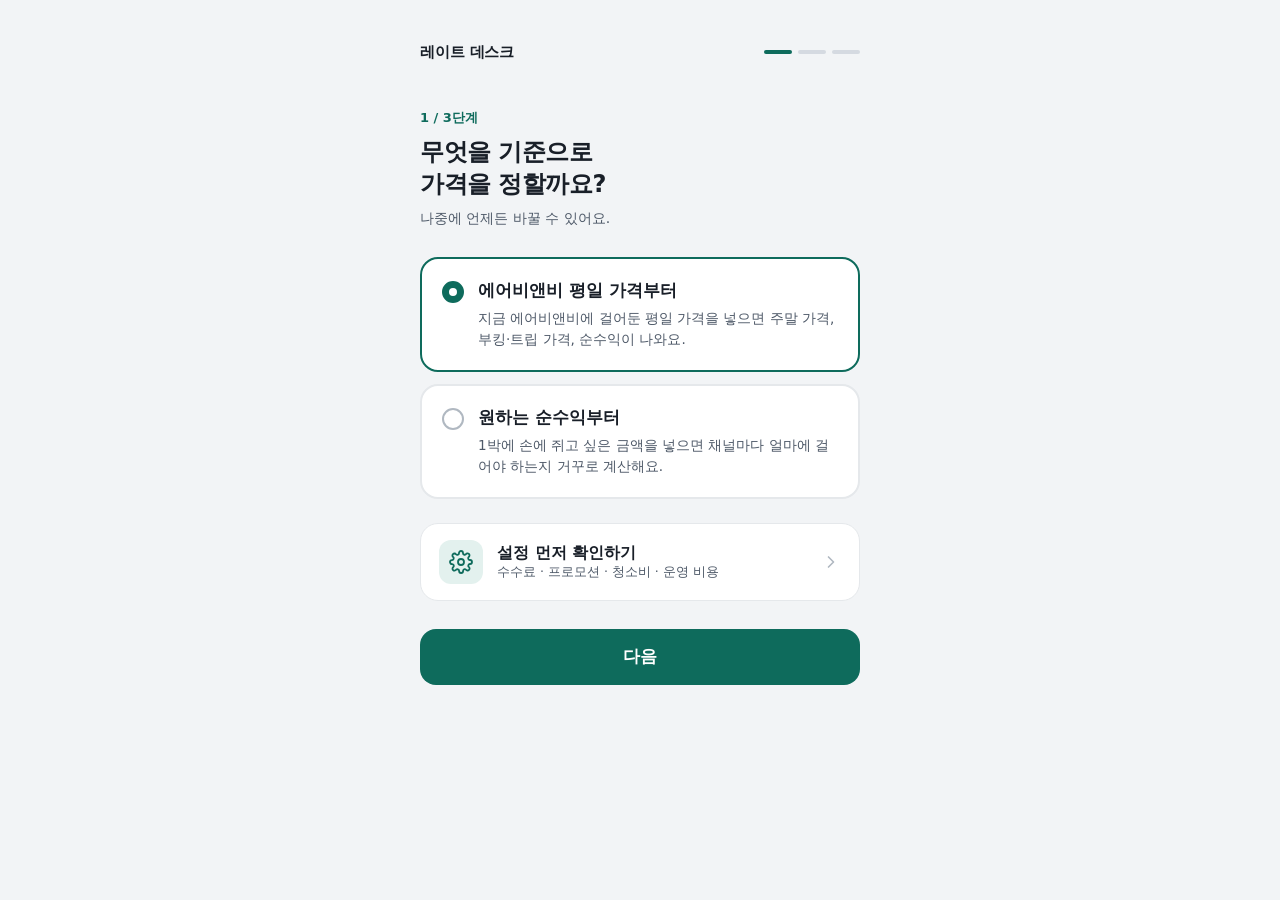
<file: index.html>
<!DOCTYPE html>
<html lang="ko">
<head>
<meta charset="UTF-8">
<meta name="viewport" content="width=device-width, initial-scale=1.0, viewport-fit=cover">
<meta name="theme-color" content="#F2F4F6">
<title>레이트 데스크</title>
<style>
:root {
  --bg: #F2F4F6;
  --card: #FFFFFF;
  --ink: #191F28;
  --sub: #4E5968;
  --faint: #6B7684;
  --line: #E5E8EB;
  --line2: #F2F4F6;
  --accent: #0E6B5C;
  --accent-ink: #0A5246;
  --accent-soft: #E3F1EE;
  --gold-bg: #FBF6EC;
  --gold-line: #EAD9B8;
  --gold-ink: #6B4708;
  --gold-chip: #FBEFD9;
  --warn-bg: #FDF0EC;
  --warn-ink: #9A3B26;
  --chip-ab: #F3AFAF; --chip-ab-ink: #7A2020;
  --chip-bk: #14315C; --chip-bk-ink: #FFFFFF;
  --chip-tr: #A9D8ED; --chip-tr-ink: #133F52;
  color-scheme: light;
}
* { box-sizing: border-box; }
html { -webkit-text-size-adjust: 100%; }
body {
  margin: 0;
  background: var(--bg);
  color: var(--ink);
  font-family: -apple-system, BlinkMacSystemFont, "Apple SD Gothic Neo", "Malgun Gothic", "Noto Sans KR", system-ui, sans-serif;
  -webkit-font-smoothing: antialiased;
  line-height: 1.5;
}
button, input, select { font-family: inherit; color: inherit; }
button { cursor: pointer; }
:focus-visible { outline: 2px solid var(--accent); outline-offset: 2px; }
.num { font-variant-numeric: tabular-nums; }

.app {
  max-width: 480px;
  margin: 0 auto;
  min-height: 100vh;
  min-height: 100dvh;
  display: flex;
  flex-direction: column;
  padding: 0 20px calc(24px + env(safe-area-inset-bottom));
}

/* header */
.top { display: flex; align-items: center; justify-content: space-between; height: 56px; flex: none; }
.brand { font-size: 15px; font-weight: 700; letter-spacing: -0.01em; }
.back {
  display: inline-flex; align-items: center; gap: 4px; height: 44px; margin-left: -10px; padding: 0 10px;
  border: none; background: none; font-size: 14.5px; font-weight: 600; color: var(--ink); border-radius: 10px;
}
.back svg { width: 20px; height: 20px; }
.progress { display: flex; gap: 6px; }
.progress span { width: 28px; height: 4px; border-radius: 2px; background: #D5DAE1; }
.progress span.on { background: var(--accent); }
.icon-link {
  display: inline-flex; align-items: center; justify-content: center; width: 44px; height: 44px; margin-right: -10px;
  border: none; background: none; border-radius: 10px; color: var(--sub);
}
.icon-link svg { width: 22px; height: 22px; }

/* type */
.step-no { margin: 0 0 8px; font-size: 13px; font-weight: 600; color: var(--accent); }
h1 { margin: 0; font-size: 24px; line-height: 1.35; font-weight: 700; letter-spacing: -0.02em; }
.lead { margin: 8px 0 0; font-size: 14px; color: var(--sub); }
h2.sec { margin: 28px 0 10px; font-size: 16px; font-weight: 700; }
.small { font-size: 12.5px; color: var(--sub); }
.note { margin: 12px 2px 0; font-size: 12px; line-height: 1.65; color: var(--faint); }

/* cards */
.card { background: var(--card); border-radius: 18px; padding: 18px; }
.card + .card { margin-top: 12px; }
.mt { margin-top: 20px; }
.mt-s { margin-top: 12px; }

/* choice */
.choices { display: flex; flex-direction: column; gap: 12px; margin-top: 28px; }
.choice {
  text-align: left; background: var(--card); border: 2px solid var(--line); border-radius: 18px; padding: 20px;
  display: flex; gap: 14px; align-items: flex-start;
}
.choice[aria-pressed="true"] { border-color: var(--accent); }
.radio { flex: none; width: 22px; height: 22px; border-radius: 50%; border: 2px solid #B0B8C1; margin-top: 2px; }
.choice[aria-pressed="true"] .radio { border: 7px solid var(--accent); }
.choice-title { display: block; font-size: 17px; font-weight: 700; }
.choice-desc { display: block; margin-top: 6px; font-size: 13.5px; line-height: 1.55; color: var(--sub); }

/* big input */
.big-label { display: block; font-size: 13px; color: var(--sub); margin-bottom: 6px; }
.big-field { display: flex; align-items: baseline; gap: 6px; border-bottom: 2px solid var(--accent); padding-bottom: 6px; }
.big-field input {
  border: none; outline: none; background: none; font-size: 34px; font-weight: 700; width: 100%; min-width: 0; padding: 0;
  font-variant-numeric: tabular-nums;
}
.big-field span { font-size: 20px; font-weight: 600; }
.kv { display: flex; justify-content: space-between; gap: 12px; font-size: 13.5px; margin-top: 8px; }
.kv > span:first-child { color: var(--sub); }
.kv.strong > span:last-child { font-weight: 700; color: var(--accent); }

/* segmented */
.seg { display: grid; grid-auto-flow: column; grid-auto-columns: minmax(0, 1fr); gap: 4px; background: #E5E8EB; border-radius: 12px; padding: 4px; }
.card .seg { background: var(--bg); }
.seg button {
  height: 40px; border: none; border-radius: 9px; background: none; font-size: 13.5px; font-weight: 500; color: var(--sub);
  white-space: nowrap; padding: 0 6px;
}
.seg button[aria-pressed="true"] { background: var(--card); color: var(--ink); font-weight: 700; box-shadow: 0 1px 2px rgba(0,0,0,0.08); }

/* stepper */
.stepper { display: flex; align-items: center; gap: 8px; }
.stepper button {
  width: 44px; height: 44px; border-radius: 12px; border: 1px solid var(--line); background: var(--card); font-size: 20px; line-height: 1;
}
.stepper input {
  width: 64px; text-align: center; border: none; background: none; font-size: 18px; font-weight: 700; padding: 0;
  font-variant-numeric: tabular-nums;
}
.stepper .val { min-width: 64px; text-align: center; font-size: 18px; font-weight: 700; font-variant-numeric: tabular-nums; }
.row-between { display: flex; align-items: center; justify-content: space-between; gap: 12px; }

/* field */
.field { display: flex; flex-direction: column; gap: 4px; font-size: 12.5px; color: var(--sub); }
.box-input { display: flex; align-items: center; gap: 4px; border: 1px solid var(--line); border-radius: 10px; padding: 0 10px; height: 44px; background: var(--card); }
.box-input input { width: 100%; min-width: 0; border: none; background: none; font-size: 15px; font-weight: 600; color: var(--ink); padding: 0; outline: none; font-variant-numeric: tabular-nums; }
.box-input:focus-within { border-color: var(--accent); }
.box-input span { color: var(--ink); font-size: 14px; }
.grid2 { display: grid; grid-template-columns: repeat(2, minmax(0, 1fr)); gap: 10px; }
.grid3 { display: grid; grid-template-columns: repeat(3, minmax(0, 1fr)); gap: 8px; }

/* primary */
.spacer { flex-grow: 1; min-height: 24px; }
.primary {
  display: flex; align-items: center; justify-content: center; width: 100%; height: 56px; border-radius: 16px; border: none;
  background: var(--accent); color: #FFFFFF; font-size: 17px; font-weight: 700;
}
.primary:active { background: var(--accent-ink); }
.settings-card {
  display: flex; align-items: center; gap: 14px; width: 100%; min-height: 76px; padding: 16px 18px; margin-bottom: 28px;
  border: 1px solid var(--line); border-radius: 18px; background: var(--card); text-align: left; color: var(--ink);
}
.settings-card:active { background: var(--line2); }
.settings-card .gear-wrap {
  flex: none; display: inline-flex; align-items: center; justify-content: center; width: 44px; height: 44px; border-radius: 12px;
  background: var(--accent-soft); color: var(--accent);
}
.settings-card .gear-wrap svg { width: 24px; height: 24px; }
.settings-card > svg { flex: none; width: 20px; height: 20px; color: #B0B8C1; }
.settings-card .menu-title { font-size: 16px; font-weight: 700; }
.save-bar {
  position: sticky; bottom: 0; z-index: 5; display: grid; grid-template-columns: repeat(2, minmax(0, 1fr)); gap: 10px;
  margin: 20px -20px calc(-24px - env(safe-area-inset-bottom)); padding: 12px 20px calc(16px + env(safe-area-inset-bottom));
  background: linear-gradient(to top, var(--bg) 75%, rgba(242,244,246,0));
}
.save-bar .ghost, .save-bar .primary { height: 56px; border-radius: 16px; font-size: 15px; padding: 0 8px; white-space: nowrap; }
.toast {
  position: fixed; left: 50%; bottom: calc(100px + env(safe-area-inset-bottom)); transform: translateX(-50%); z-index: 20;
  max-width: calc(100% - 40px); padding: 12px 18px; border-radius: 14px; background: rgba(25,31,40,0.92); color: #FFFFFF;
  font-size: 14px; font-weight: 600; text-align: center; box-shadow: 0 6px 20px rgba(0,0,0,0.18);
  opacity: 0; transition: opacity .2s; pointer-events: none;
}
.toast.show { opacity: 1; }
.text-link {
  align-self: center; border: none; background: none; font-size: 13.5px; font-weight: 500; color: var(--accent);
  padding: 12px; text-decoration: underline; text-underline-offset: 3px;
}
.text-link.muted { color: var(--sub); }

/* channel list */
.chip {
  flex: none; display: inline-flex; align-items: center; justify-content: center; width: 34px; height: 34px; border-radius: 10px;
  font-size: 12px; font-weight: 700; letter-spacing: 0.02em;
}
.chip.sm { width: 28px; height: 28px; border-radius: 8px; font-size: 11px; }
.chip.ab { background: var(--chip-ab); color: var(--chip-ab-ink); }
.chip.bk { background: var(--chip-bk); color: var(--chip-bk-ink); }
.chip.tr { background: var(--chip-tr); color: var(--chip-tr-ink); }
.list { background: var(--card); border-radius: 18px; overflow: hidden; }
.list-row { display: flex; align-items: center; gap: 12px; padding: 16px 18px; }
.list-row + .list-row { border-top: 1px solid var(--line2); }
.grow { flex-grow: 1; min-width: 0; }
.ch-name { font-size: 14.5px; font-weight: 600; display: flex; align-items: center; flex-wrap: wrap; gap: 6px; }
.ch-price { font-size: 19px; font-weight: 700; font-variant-numeric: tabular-nums; white-space: nowrap; }
.tag { font-size: 11.5px; font-weight: 600; color: var(--sub); background: var(--line2); border-radius: 6px; padding: 2px 7px; white-space: nowrap; }
.tag.gold { color: #8A5A0B; background: var(--gold-chip); }
.tag.green { color: var(--accent-ink); background: var(--accent-soft); }
.tag.warn { color: var(--warn-ink); background: var(--warn-bg); }

.tiles { display: grid; grid-template-columns: repeat(2, minmax(0, 1fr)); gap: 10px; margin-top: 12px; }
.tile { background: var(--accent-soft); border-radius: 16px; padding: 14px 16px; color: var(--accent-ink); }
.tile .t-label { font-size: 12.5px; }
.tile .t-val { font-size: 18px; font-weight: 700; font-variant-numeric: tabular-nums; }

/* menu */
.menu-row {
  display: flex; align-items: center; gap: 12px; padding: 16px 18px; width: 100%; border: none; background: none; text-align: left;
}
.menu-row + .menu-row { border-top: 1px solid var(--line2); }
.menu-row:active { background: var(--line2); }
.menu-title { font-size: 15px; font-weight: 600; }
.menu-desc { font-size: 12.5px; color: var(--sub); }
.menu-row svg { flex: none; width: 18px; height: 18px; color: #B0B8C1; }

/* ledger lines */
.line { display: flex; justify-content: space-between; gap: 12px; padding: 10px 0; font-size: 14px; border-bottom: 1px dashed var(--line); }
.line:last-child { border-bottom: none; }
.line > span:last-child { font-variant-numeric: tabular-nums; white-space: nowrap; text-align: right; }
.line.minus > span:last-child { color: var(--sub); }
.line.total { border-top: 1.5px solid var(--ink); border-bottom: none; margin-top: 4px; padding-top: 14px; font-weight: 700; align-items: baseline; }
.line.total > span:last-child { font-size: 22px; color: var(--accent); }
.line.sub > span { font-size: 13px; color: var(--sub); }
.big-figure { font-size: 30px; font-weight: 700; font-variant-numeric: tabular-nums; margin-top: 2px; }

/* breakdown flow */
.flow-head { display: flex; align-items: center; gap: 10px; margin-bottom: 8px; }
.flow-head .grow { font-size: 15.5px; font-weight: 700; }

/* table */
.tbl-wrap { overflow-x: auto; margin: 0 -4px; }
table { width: 100%; border-collapse: collapse; font-size: 13.5px; }
th { font-size: 12px; font-weight: 600; color: var(--sub); text-align: right; padding: 8px 6px; border-bottom: 1px solid var(--line); white-space: nowrap; }
th:first-child, td:first-child { text-align: left; }
td { padding: 10px 6px; text-align: right; border-bottom: 1px solid var(--line2); font-variant-numeric: tabular-nums; white-space: nowrap; }
tr:last-child td { border-bottom: none; }
td .tag { margin-left: 4px; }

/* settings */
.ch-head { display: flex; align-items: center; gap: 10px; margin-bottom: 14px; }
.ch-head .grow { font-size: 15.5px; font-weight: 700; }
.weight-box { margin-top: 14px; background: var(--gold-bg); border-radius: 12px; padding: 12px 14px; }
.weight-box .w-label { font-size: 14px; font-weight: 700; color: var(--gold-ink); }
.weight-box .stepper button { width: 40px; height: 40px; border-radius: 10px; border-color: var(--gold-line); font-size: 18px; }
.weight-box .val { min-width: 54px; font-size: 17px; color: var(--gold-ink); }
.weight-box p { margin: 6px 0 0; font-size: 12px; line-height: 1.5; color: #7A5A1E; }
.promo-title { margin: 16px 0 4px; font-size: 12.5px; font-weight: 600; color: var(--sub); }
.promo-row { display: flex; align-items: center; gap: 8px; padding: 5px 0; }
.promo-row .name { flex: 1 1 auto; min-width: 0; height: 42px; border: 1px solid var(--line); border-radius: 10px; padding: 0 10px; font-size: 14px; background: var(--card); }
.promo-row .rate { flex: none; width: 70px; height: 42px; padding: 0 8px; }
.promo-row .rate input { text-align: right; font-size: 14px; }
.promo-row.off .name, .promo-row.off .rate { opacity: 0.5; }
.switch { flex: none; width: 46px; height: 28px; border-radius: 14px; border: none; background: #D5DAE1; position: relative; padding: 0; }
.switch::after { content: ""; position: absolute; top: 3px; left: 3px; width: 22px; height: 22px; border-radius: 50%; background: #FFFFFF; transition: left .15s; }
.switch[aria-checked="true"] { background: var(--accent); }
.switch[aria-checked="true"]::after { left: 21px; }
.del { flex: none; width: 32px; height: 42px; border: none; background: none; color: #8B95A1; padding: 0; display: inline-flex; align-items: center; justify-content: center; }
.del svg { width: 18px; height: 18px; }
.cost-row { display: flex; flex-wrap: wrap; align-items: center; gap: 8px; padding: 10px 0; border-bottom: 1px solid var(--line2); }
.cost-row .proof { flex: none; display: inline-flex; align-items: center; gap: 6px; font-size: 12.5px; color: var(--sub); white-space: nowrap; }
.cost-row .wht-row { flex-basis: 100%; display: flex; align-items: center; gap: 10px; background: var(--line2); border-radius: 10px; padding: 8px 12px; font-size: 13.5px; font-weight: 600; }
.cost-row .wht-row .small { font-weight: 400; }
.cost-row .break { flex-basis: 100%; height: 0; }
.cost-row .name { flex: 1 1 0; min-width: 0; height: 42px; border: 1px solid var(--line); border-radius: 10px; padding: 0 10px; font-size: 14px; font-weight: 600; background: var(--card); }
.cost-row .amount { flex: 1 1 0; min-width: 0; }
.cost-row .amount input { text-align: right; }
.cost-row .unit { flex: none; width: 104px; padding: 0 8px; font-size: 13.5px; }
.add-btn {
  width: 100%; height: 44px; margin-top: 6px; border: 1.5px dashed #C9D1D9; border-radius: 10px; background: none;
  font-size: 13.5px; font-weight: 600; color: var(--accent);
}
.ghost {
  width: 100%; height: 48px; border-radius: 14px; border: 1px solid var(--line); background: var(--card); font-size: 14px; font-weight: 600; color: var(--sub);
}
.check { display: flex; align-items: center; justify-content: space-between; gap: 12px; padding: 10px 0; font-size: 14px; }
select.box-select { height: 44px; border: 1px solid var(--line); border-radius: 10px; padding: 0 10px; font-size: 14px; font-weight: 600; background: var(--card); }

details.why { margin-top: 12px; }
details.why summary { cursor: pointer; font-size: 13px; color: var(--sub); list-style: none; padding: 6px 0; }
details.why summary::-webkit-details-marker { display: none; }
details.why summary::before { content: "▸ "; }
details.why[open] summary::before { content: "▾ "; }

@media (min-width: 720px) {
  body { padding-top: 24px; }
  .app { min-height: auto; }
}
</style>
</head>
<body>
<div class="app" id="app"></div>

<script>
(function () {
  "use strict";

  /* ---------- 상수 ---------- */
  // 국세청 업종코드 551007(공유숙박업) 2023년 귀속 고시 경비율 — 매년 갱신되니 최신 고시 확인 필요
  var EXPENSE_RATIOS = { simple: 84.6, standard: 17.3 };
  // 기준경비율 소득금액 상한: 단순경비율 소득금액 × 배율 (소득세법 시행령 제143조)
  // 간편장부대상자 2.8배, 복식부기의무자(숙박업 직전연도 수입 1억5천만원 이상) 3.4배
  var BOOKKEEPING_LIMIT = 150000000;
  var SIMPLE_RATIO_LIMIT = 36000000;       // 숙박업 단순경비율 적용 기준: 직전연도 수입금액 3,600만원 미만
  var SIMPLIFIED_VAT_THRESHOLD = 104000000; // 간이과세자 기준: 연 공급대가 1억 4백만원 미만
  var VAT_EXEMPT_THRESHOLD = 48000000;      // 간이과세자 납부면제: 연 공급대가 4,800만원 미만
  var SIMPLIFIED_VALUE_ADDED_RATE = 0.25;   // 간이과세 숙박업 부가가치율 25%
  var TAX_BRACKETS = [
    { limit: 14000000, rate: 0.06, deduction: 0 },
    { limit: 50000000, rate: 0.15, deduction: 1260000 },
    { limit: 88000000, rate: 0.24, deduction: 5760000 },
    { limit: 150000000, rate: 0.35, deduction: 15440000 },
    { limit: 300000000, rate: 0.38, deduction: 19940000 },
    { limit: 500000000, rate: 0.40, deduction: 25940000 },
    { limit: 1000000000, rate: 0.42, deduction: 35940000 },
    { limit: Infinity, rate: 0.45, deduction: 65940000 }
  ];
  var STORE_KEY = "rate-desk-v2";
  var WHT_RATE = 0.033;                     // 사업소득 원천징수: 소득세 3% + 지방소득세 0.3%
  var CH_KEYS = ["airbnb", "booking", "trip"];
  var DAY_LABEL = { weekday: "평일", weekend: "주말" };

  function defaults() {
    return {
      mode: "price",            // price: 에어비앤비 가격부터 / net: 순수익부터
      priceInput: 137000,
      netInput: 110000,
      weekendMode: "pct",       // pct | direct
      weekendPct: 27,
      weekendDirectPrice: 174000,
      weekendDirectNet: 140000,
      day: "weekday",
      roundUnit: 100,
      channels: {
        airbnb:  { label: "에어비앤비", code: "AB", cls: "ab", commission: 15.5, processing: 0, weight: 0, stack: "multiply", cleaningFee: 0, cleanComm: true,
                   promos: [{ name: "조기예약 할인", rate: 5, on: true }] },
        booking: { label: "부킹닷컴", code: "BK", cls: "bk", commission: 15, processing: 2.5, weight: 5, stack: "multiply", cleaningFee: 0, cleanComm: true,
                   promos: [{ name: "베이직 할인", rate: 50, on: true }, { name: "모바일 할인", rate: 10, on: true }, { name: "지니어스 할인", rate: 10, on: true }] },
        trip:    { label: "트립닷컴", code: "TR", cls: "tr", commission: 15, processing: 0, weight: 8, stack: "add", cleaningFee: 0, cleanComm: false,
                   promos: [{ name: "모바일 할인", rate: 10, on: true }, { name: "회원 할인", rate: 15, on: true }] }
      },
      extra: { base: 4, max: 8, airbnbFee: 17219 },
      cleaning: { applyPromo: false },  // 청소비는 채널별 cleaningFee, 0원이면 받지 않음
      avgLOS: 2,                // 평균 숙박일수 — 예약(청소) 건수 추정용
      costs: [                  // 운영 비용 — unit: month(매달) | year(1년) | clean(청소 1회)
        { name: "월세", amount: 800000, unit: "month", proof: true, wht: false },
        { name: "청소 인건비", amount: 50000, unit: "clean", proof: true, wht: false },
        { name: "집기 구입비", amount: 0, unit: "year", proof: true, wht: false }
      ],
      nights: { weekday: 16, weekend: 8 },
      basis: "airbnb",
      feeModel: 2
    };
  }

  /* ---------- 저장 ---------- */
  function load() {
    var d = defaults();
    try {
      var raw = localStorage.getItem(STORE_KEY);
      if (!raw) return d;
      var s = JSON.parse(raw);
      // 얕은 병합 + 채널 병합 (새 필드가 생겨도 깨지지 않게)
      var out = Object.assign(d, s);
      out.channels = defaults().channels;
      CH_KEYS.forEach(function (k) {
        if (s.channels && s.channels[k]) {
          var c = s.channels[k];
          ["commission", "processing", "weight", "cleaningFee"].forEach(function (f) { if (typeof c[f] === "number") out.channels[k][f] = c[f]; });
          if (Array.isArray(c.promos)) out.channels[k].promos = c.promos;
        }
      });
      // 트립닷컴 기본 수수료가 15.5%였던 시절 저장값은 15%로 옮긴다
      if (s.feeModel !== 2 && out.channels.trip.commission === 15.5) out.channels.trip.commission = 15;
      out.feeModel = 2;
      out.extra = Object.assign(defaults().extra, s.extra || {});
      out.cleaning = Object.assign(defaults().cleaning, s.cleaning || {});
      // 예전 버전(에어비앤비 기준 청소비) 저장값 옮기기
      if (s.cleaning && s.cleaning.on && typeof s.cleaning.airbnbFee === "number" && !(s.channels && s.channels.airbnb && typeof s.channels.airbnb.cleaningFee === "number")) {
        CH_KEYS.forEach(function (k) { out.channels[k].cleaningFee = s.cleaning.airbnbFee; });
      }
      out.nights = Object.assign(defaults().nights, s.nights || {});
      out.costs = Array.isArray(s.costs) ? s.costs : defaults().costs;
      out.costs.forEach(function (ci) {
        if (typeof ci.proof !== "boolean") ci.proof = true;
        if (typeof ci.wht !== "boolean") ci.wht = false;
      });
      if (typeof s.avgLOS !== "number" && s.cleaning && typeof s.cleaning.avgLOS === "number") out.avgLOS = s.cleaning.avgLOS;
      return out;
    } catch (e) { return d; }
  }
  function persist() {
    try { localStorage.setItem(STORE_KEY, JSON.stringify(state)); } catch (e) {}
  }
  // 설정 화면에서는 바로 저장하지 않고 '이대로 저장'을 눌러야 저장
  var SETTINGS_KEYS = ["channels", "costs", "avgLOS", "roundUnit", "cleaning"];
  var settingsSnap = null, settingsDirty = false;
  function pickSettings(obj) {
    var o = {};
    SETTINGS_KEYS.forEach(function (k) { o[k] = obj[k]; });
    return JSON.parse(JSON.stringify(o));
  }
  function save() {
    if ((location.hash || "").replace("#", "") === "settings") { settingsDirty = true; return; }
    persist();
  }
  var state = load();

  /* ---------- 포맷 ---------- */
  function won(n) { return isFinite(n) ? Math.round(n).toLocaleString("ko-KR") + "원" : "—"; }
  function comma(n) { return isFinite(n) ? Math.round(n).toLocaleString("ko-KR") : ""; }
  function pct(n) { return (Math.round(n * 10) / 10).toLocaleString("ko-KR") + "%"; }
  function esc(s) {
    return String(s).replace(/[&<>"']/g, function (c) { return { "&": "&amp;", "<": "&lt;", ">": "&gt;", '"': "&quot;", "'": "&#39;" }[c]; });
  }
  function parseNum(v) {
    var n = parseFloat(String(v).replace(/[^0-9.\-]/g, ""));
    return isFinite(n) ? n : 0;
  }
  function roundTo(v) {
    var u = state.roundUnit || 1;
    return isFinite(v) ? Math.round(v / u) * u : v;
  }

  /* ---------- 계산 ---------- */
  function effComm(ch) { return (ch.commission || 0) + (ch.processing || 0); }

  // 프로모션 결합: multiply = 차례로 적용(곱연산), add = 할인율을 더해 한 번에 적용(합산, 트립닷컴)
  function discountFactor(ch) {
    var on = ch.promos.filter(function (p) { return p.on; });
    if (ch.stack === "add") {
      var sum = on.reduce(function (a, p) { return a + (p.rate || 0); }, 0);
      return Math.max(0.01, 1 - sum / 100);
    }
    return on.reduce(function (a, p) { return a * (1 - (p.rate || 0) / 100); }, 1);
  }
  function keepRate(ch, applyDiscount) {
    var df = applyDiscount ? discountFactor(ch) : 1;
    return df * (1 - effComm(ch) / 100);
  }
  // 게시가 하나로 게스트 결제가·수수료·순수익 계산
  // 청소비: 에어비앤비·부킹닷컴은 청소비에도 수수료가 붙고, 트립닷컴은 객실 요금에만 붙어 청소비는 그대로 들어온다
  function breakdown(ch, price, applyDiscount, isCleaning) {
    var df = applyDiscount ? discountFactor(ch) : 1;
    var guest = price * df;
    var fee = isCleaning && ch.cleanComm === false ? 0 : guest * effComm(ch) / 100;
    return { price: price, df: df, guest: guest, fee: fee, net: guest - fee };
  }

  // 에어비앤비 평일·주말 게시가
  function airbnbPrices() {
    var ab = state.channels.airbnb;
    var k = keepRate(ab, true);
    var wd, we;
    if (state.mode === "price") {
      wd = state.priceInput;
      we = state.weekendMode === "pct" ? roundTo(wd * (1 + state.weekendPct / 100)) : state.weekendDirectPrice;
    } else {
      wd = roundTo(state.netInput / k);
      var weNet = state.weekendMode === "pct" ? state.netInput * (1 + state.weekendPct / 100) : state.weekendDirectNet;
      we = roundTo(weNet / k);
    }
    return { weekday: wd, weekend: we };
  }

  // 에어비앤비 기준 순수익을 다른 채널에서도 남기는 게시가 (가중치만큼 더)
  function priceFor(ch, baseNet, applyDiscount, keepExact) {
    if (keepExact != null) return keepExact;
    return roundTo(baseNet * (1 + ch.weight / 100) / keepRate(ch, applyDiscount));
  }

  function computeRates() {
    var ab = state.channels.airbnb;
    var abP = airbnbPrices();
    var out = { weekday: {}, weekend: {} };
    ["weekday", "weekend"].forEach(function (day) {
      var abB = breakdown(ab, abP[day], true);
      var baseNet = abB.net / (1 + ab.weight / 100);
      CH_KEYS.forEach(function (key) {
        var ch = state.channels[key];
        var price = key === "airbnb" ? abP[day] : priceFor(ch, baseNet, true);
        out[day][key] = breakdown(ch, price, true);
      });
    });
    return out;
  }

  function computeAddon(airbnbFee, applyDiscount) {
    var ab = state.channels.airbnb;
    var abB = breakdown(ab, airbnbFee, applyDiscount);
    var baseNet = abB.net / (1 + ab.weight / 100);
    var out = {};
    CH_KEYS.forEach(function (key) {
      var ch = state.channels[key];
      var price = key === "airbnb" ? airbnbFee : priceFor(ch, baseNet, applyDiscount);
      out[key] = breakdown(ch, price, applyDiscount);
    });
    return out;
  }

  // 한 달 청소(예약) 횟수 = 판매 박수 ÷ 평균 숙박일수, 반올림한 정수
  function cleaningsPerMonth() {
    var n = state.nights;
    return state.avgLOS > 0 ? Math.round((n.weekday + n.weekend) / state.avgLOS) : 0;
  }
  // 원천징수 대상이면 입력액을 '받는 분 실수령액'으로 보고, 원천세를 더한 총지급액이 실제 비용
  function costInfo(ci) {
    var a = parseNum(ci.amount);
    var wht = ci.proof !== false && !!ci.wht;
    var gross = wht ? a / (1 - WHT_RATE) : a;
    return { paid: a, wht: wht, tax: gross - a, gross: gross };
  }
  // 청소 1회당 드리는 인건비 (운영 비용 중 '청소 1회' 항목 합계, 원천세 포함)
  function laborPerCleaning() {
    return state.costs.reduce(function (a, ci) { return a + (ci.unit === "clean" ? costInfo(ci).gross : 0); }, 0);
  }

  function incomeTax(taxable) {
    if (taxable <= 0) return 0;
    var b = TAX_BRACKETS.find(function (b) { return taxable <= b.limit; });
    return Math.max(0, taxable * b.rate - b.deduction);
  }

  function computeMoney() {
    var rates = computeRates();
    var key = state.basis;
    var wd = rates.weekday[key], we = rates.weekend[key];
    var n = state.nights;
    var m = {
      guest: n.weekday * wd.guest + n.weekend * we.guest,
      fee: n.weekday * wd.fee + n.weekend * we.fee,
      net: n.weekday * wd.net + n.weekend * we.net,
      cleaning: null
    };
    var bookings = cleaningsPerMonth();
    m.bookings = bookings;
    m.room = { guest: m.guest, fee: m.fee, net: m.net };
    var cf = state.channels[key].cleaningFee || 0;
    if (cf > 0) {
      var c = breakdown(state.channels[key], cf, state.cleaning.applyPromo, true);
      m.cleaning = { bookings: bookings, per: c, guest: bookings * c.guest, fee: bookings * c.fee, net: bookings * c.net };
      m.guest += m.cleaning.guest; m.fee += m.cleaning.fee; m.net += m.cleaning.net;
    }
    // 운영 비용 (월 환산)
    m.costItems = state.costs.map(function (ci) {
      var info = costInfo(ci), a = info.gross;
      var monthly = ci.unit === "year" ? a / 12 : ci.unit === "clean" ? a * bookings : a;
      return { name: ci.name, unit: ci.unit, amount: a, paid: info.paid, wht: info.wht, whtTax: info.tax, monthly: monthly, proof: ci.proof !== false };
    }).filter(function (ci) { return ci.monthly > 0; });
    m.costs = m.costItems.reduce(function (a, ci) { return a + ci.monthly; }, 0);
    m.proofCosts = m.costItems.reduce(function (a, ci) { return a + (ci.proof ? ci.monthly : 0); }, 0);
    m.real = m.net - m.costs;

    // 1년 · 세금 — 매출은 게스트 결제액 기준
    var G = m.guest * 12;
    var F = m.fee * 12;
    var C = m.costs * 12;
    var CP = m.proofCosts * 12;
    var t = { gross: G, fees: F, costs: C, proofCosts: CP };
    t.taxType = G < SIMPLIFIED_VAT_THRESHOLD ? "simplified" : "general";
    if (t.taxType === "simplified") {
      t.vatExempt = G < VAT_EXEMPT_THRESHOLD;
      t.vat = t.vatExempt ? 0 : G * SIMPLIFIED_VALUE_ADDED_RATE * 0.1;
      t.revenue = G - t.vat;               // 소득세 수입금액(납부한 부가세 제외)
    } else {
      t.vatExempt = false;
      t.revenue = G / 1.1;                 // 공급가액
      t.vat = G - t.revenue;               // 매입세액공제 미반영
    }
    t.method = t.revenue < SIMPLE_RATIO_LIMIT ? "simple" : "standard";
    if (t.method === "simple") {
      t.expenseRatio = EXPENSE_RATIOS.simple;
      t.ratioExpense = t.revenue * t.expenseRatio / 100;
      t.feeExpense = 0;
      t.costExpense = 0;
    } else {
      t.expenseRatio = EXPENSE_RATIOS.standard;
      t.ratioExpense = t.revenue * t.expenseRatio / 100;
      // 기준경비율: 소득 = 수입 − 주요경비(매입비용·임차료·인건비, 증빙 있는 것) − 수입 × 기준경비율
      // 플랫폼 수수료는 주요경비가 아니라 기준경비율 안에 포함된 것으로 봄
      t.feeExpense = 0;
      t.costExpense = m.proofCosts * 12;
    }
    t.income = Math.max(0, t.revenue - t.ratioExpense - t.costExpense);
    t.capMult = t.revenue < BOOKKEEPING_LIMIT ? 2.8 : 3.4;
    t.simpleIncome = t.revenue * (1 - EXPENSE_RATIOS.simple / 100);
    t.capIncome = t.simpleIncome * t.capMult;
    t.stdIncome = t.income;
    t.capApplied = t.method === "standard" && t.capIncome < t.income;
    if (t.capApplied) t.income = t.capIncome;
    t.calcTax = incomeTax(t.income);
    // 무기장가산세: 장부 없이 경비율로 신고하고 직전연도 수입금액이 4,800만원 이상이면 산출세액의 20%
    // (매년 비슷한 매출이라고 보고 올해 매출로 판정, 간이과세자는 공급대가 기준)
    t.penalty = t.method === "standard" && G >= VAT_EXEMPT_THRESHOLD ? t.calcTax * 0.2 : 0;
    t.incomeTax = t.calcTax + t.penalty;
    t.localTax = t.incomeTax * 0.1;
    t.totalTax = t.vat + t.incomeTax + t.localTax;
    t.preTax = G - F - C;                  // 세전 실제 수익
    t.afterTax = G - F - C - t.totalTax;   // 세후 실제 수익
    return { rates: rates, month: m, tax: t };
  }

  /* ---------- 아이콘 ---------- */
  var ICON = {
    back: '<svg viewBox="0 0 24 24" fill="none" stroke="currentColor" stroke-width="2" stroke-linecap="round" stroke-linejoin="round" aria-hidden="true"><path d="M15 18l-6-6 6-6"/></svg>',
    next: '<svg viewBox="0 0 24 24" fill="none" stroke="currentColor" stroke-width="2" stroke-linecap="round" stroke-linejoin="round" aria-hidden="true"><path d="M9 18l6-6-6-6"/></svg>',
    gear: '<svg viewBox="0 0 24 24" fill="none" stroke="currentColor" stroke-width="1.8" stroke-linecap="round" stroke-linejoin="round" aria-hidden="true"><circle cx="12" cy="12" r="3"/><path d="M19.4 15a1.7 1.7 0 0 0 .3 1.8l.1.1a2 2 0 1 1-2.8 2.8l-.1-.1a1.7 1.7 0 0 0-1.8-.3 1.7 1.7 0 0 0-1 1.5V21a2 2 0 1 1-4 0v-.1a1.7 1.7 0 0 0-1.1-1.5 1.7 1.7 0 0 0-1.8.3l-.1.1a2 2 0 1 1-2.8-2.8l.1-.1a1.7 1.7 0 0 0 .3-1.8 1.7 1.7 0 0 0-1.5-1H3a2 2 0 1 1 0-4h.1a1.7 1.7 0 0 0 1.5-1.1 1.7 1.7 0 0 0-.3-1.8l-.1-.1a2 2 0 1 1 2.8-2.8l.1.1a1.7 1.7 0 0 0 1.8.3H9a1.7 1.7 0 0 0 1-1.5V3a2 2 0 1 1 4 0v.1a1.7 1.7 0 0 0 1 1.5 1.7 1.7 0 0 0 1.8-.3l.1-.1a2 2 0 1 1 2.8 2.8l-.1.1a1.7 1.7 0 0 0-.3 1.8V9a1.7 1.7 0 0 0 1.5 1H21a2 2 0 1 1 0 4h-.1a1.7 1.7 0 0 0-1.5 1z"/></svg>',
    x: '<svg viewBox="0 0 24 24" fill="none" stroke="currentColor" stroke-width="2" stroke-linecap="round" aria-hidden="true"><path d="M6 6l12 12M18 6L6 18"/></svg>'
  };

  /* ---------- 라우팅 ---------- */
  var VIEWS = ["start", "input", "result", "breakdown", "extra", "cleaning", "money", "settings"];
  var settingsReturn = "result";
  function current() {
    var h = (location.hash || "").replace("#", "");
    return VIEWS.indexOf(h) >= 0 ? h : "start";
  }
  function go(view) {
    if (view === "settings") settingsReturn = current() === "settings" ? settingsReturn : current();
    if (location.hash === "#" + view) render(); else location.hash = view;
  }
  window.addEventListener("hashchange", function () { render(); window.scrollTo(0, 0); });

  /* ---------- 공통 조각 ---------- */
  function header(opts) {
    var left = opts.back
      ? '<button type="button" class="back" data-go="' + opts.back + '">' + ICON.back + (opts.backLabel || "") + '</button>'
      : '<span class="brand">레이트 데스크</span>';
    var right = "";
    if (opts.step) {
      right = '<div class="progress" aria-label="' + opts.step + ' / 3단계">' +
        [1, 2, 3].map(function (i) { return '<span class="' + (i <= opts.step ? "on" : "") + '"></span>'; }).join("") + '</div>';
    }
    if (opts.gear) right = '<button type="button" class="icon-link" data-go="settings" aria-label="설정">' + ICON.gear + '</button>';
    return '<div class="top">' + left + right + '</div>';
  }
  function chip(ch, sm) { return '<span class="chip ' + ch.cls + (sm ? " sm" : "") + '" aria-hidden="true">' + ch.code + '</span>'; }
  function weightTag(ch) { return ch.weight ? '<span class="tag gold">가중치 +' + pct(ch.weight) + '</span>' : ""; }
  function daySeg() {
    return '<div class="seg mt" role="group" aria-label="평일·주말">' +
      ["weekday", "weekend"].map(function (d) {
        return '<button type="button" data-day="' + d + '" aria-pressed="' + (state.day === d) + '">' + DAY_LABEL[d] + '</button>';
      }).join("") + '</div>';
  }
  function stackLabel(ch) { return ch.stack === "add" ? "합산" : "곱연산"; }

  /* ---------- 화면: 1단계 ---------- */
  function viewStart() {
    return header({ step: 1 }) +
      '<div style="margin-top:28px"><p class="step-no">1 / 3단계</p>' +
      '<h1>무엇을 기준으로<br>가격을 정할까요?</h1><p class="lead">나중에 언제든 바꿀 수 있어요.</p></div>' +
      '<div class="choices">' +
      choice("price", "에어비앤비 평일 가격부터", "지금 에어비앤비에 걸어둔 평일 가격을 넣으면 주말 가격, 부킹·트립 가격, 순수익이 나와요.") +
      choice("net", "원하는 순수익부터", "1박에 손에 쥐고 싶은 금액을 넣으면 채널마다 얼마에 걸어야 하는지 거꾸로 계산해요.") +
      '</div><div class="spacer"></div>' +
      '<button type="button" class="settings-card" data-go="settings">' +
      '<span class="gear-wrap">' + ICON.gear + '</span>' +
      '<span class="grow"><span class="menu-title" style="display:block">설정 먼저 확인하기</span>' +
      '<span class="menu-desc" style="display:block">수수료 · 프로모션 · 청소비 · 운영 비용</span></span>' + ICON.next + '</button>' +
      '<button type="button" class="primary" data-go="input">다음</button>';
    function choice(mode, title, desc) {
      return '<button type="button" class="choice" data-mode="' + mode + '" aria-pressed="' + (state.mode === mode) + '">' +
        '<span class="radio" aria-hidden="true"></span><span><span class="choice-title">' + title + '</span>' +
        '<span class="choice-desc">' + desc + '</span></span></button>';
    }
  }

  /* ---------- 화면: 2단계 ---------- */
  function viewInput() {
    var isPrice = state.mode === "price";
    var weValue = isPrice ? state.weekendDirectPrice : state.weekendDirectNet;
    return header({ back: "start", step: 2 }) +
      '<div style="margin-top:12px"><p class="step-no">2 / 3단계</p>' +
      '<h1>' + (isPrice ? "에어비앤비 평일 1박 가격을<br>입력하세요" : "평일 1박에 남기고 싶은<br>순수익을 입력하세요") + '</h1></div>' +
      '<div class="card mt">' +
      '<label class="big-label" for="main-input">' + (isPrice ? "에어비앤비 평일 1박 게시가" : "평일 1박 목표 순수익") + ' (' + state.extra.base + '명 기준)</label>' +
      '<div class="big-field"><input id="main-input" type="text" inputmode="numeric" autocomplete="off" data-num="' + (isPrice ? "priceInput" : "netInput") + '" value="' + comma(isPrice ? state.priceInput : state.netInput) + '"><span>원</span></div>' +
      '<div id="live-main"></div></div>' +
      '<div class="card mt-s"><p style="margin:0 0 12px;font-size:15px;font-weight:700">주말은 얼마로 할까요?</p>' +
      '<div class="seg" role="group" aria-label="주말 정하는 방식">' +
      '<button type="button" data-wmode="pct" aria-pressed="' + (state.weekendMode === "pct") + '">평일보다 % 올리기</button>' +
      '<button type="button" data-wmode="direct" aria-pressed="' + (state.weekendMode === "direct") + '">직접 입력</button></div>' +
      (state.weekendMode === "pct"
        ? '<div class="row-between" style="margin-top:16px"><div class="stepper">' +
          '<button type="button" data-step="weekendPct" data-delta="-1" aria-label="1% 내리기">−</button>' +
          '<span class="val" id="we-pct">' + (state.weekendPct >= 0 ? "+" : "") + state.weekendPct + '%</span>' +
          '<button type="button" data-step="weekendPct" data-delta="1" aria-label="1% 올리기">+</button></div>' +
          '<div id="live-we" style="text-align:right"></div></div>'
        : '<div style="margin-top:16px"><label class="field">' + (isPrice ? "에어비앤비 주말 1박 게시가" : "주말 1박 목표 순수익") +
          '<span class="box-input"><input type="text" inputmode="numeric" data-num="' + (isPrice ? "weekendDirectPrice" : "weekendDirectNet") + '" value="' + comma(weValue) + '"><span>원</span></span></label>' +
          '<div id="live-we" style="margin-top:8px"></div></div>') +
      '</div><div class="spacer"></div>' +
      '<button type="button" class="primary" data-go="result">결과 보기</button>';
  }
  function liveInput() {
    var ab = state.channels.airbnb;
    var r = computeRates();
    var wd = r.weekday.airbnb, we = r.weekend.airbnb;
    var html = "";
    if (state.mode === "price") {
      html += '<div class="kv" style="margin-top:14px"><span>게스트 결제가' + (wd.df < 1 ? " (할인 −" + pct((1 - wd.df) * 100) + ")" : "") + '</span><span class="num">' + won(wd.guest) + '</span></div>';
      html += '<div class="kv strong"><span>내 순수익 (수수료 ' + pct(effComm(ab)) + ' 차감)</span><span class="num">' + won(wd.net) + '</span></div>';
    } else {
      html += '<div class="kv" style="margin-top:14px"><span>에어비앤비에 걸 가격</span><span class="num" style="font-weight:700;color:var(--accent)">' + won(wd.price) + '</span></div>';
      html += '<div class="kv"><span>실제 순수익 (반올림 반영)</span><span class="num">' + won(wd.net) + '</span></div>';
    }
    set("live-main", html);
    var weHtml = state.weekendMode === "pct"
      // 평일과 같은 기준으로 보여 준다: 가격부터면 주말 게시가, 순수익부터면 주말 목표 순수익 (작은 글씨로 나머지 하나)
      ? (state.mode === "net"
        ? '<div class="small">주말 1박 목표 순수익</div><div class="num" style="font-size:20px;font-weight:700">' + won(state.netInput * (1 + state.weekendPct / 100)) + '</div>' +
          '<div class="small">에어비앤비 주말 게시가 ' + won(we.price) + '</div>'
        : '<div class="small">주말 1박 게시가</div><div class="num" style="font-size:20px;font-weight:700">' + won(we.price) + '</div>' +
          '<div class="small">주말 순수익 ' + won(we.net) + '</div>')
      : '<div class="kv"><span>' + (state.mode === "price" ? "주말 순수익" : "에어비앤비 주말 게시가") + '</span><span class="num" style="font-weight:700">' + won(state.mode === "price" ? we.net : we.price) + '</span></div>';
    set("live-we", weHtml);
    var p = document.getElementById("we-pct");
    if (p) p.textContent = (state.weekendPct >= 0 ? "+" : "") + state.weekendPct + "%";
  }

  /* ---------- 화면: 결과 ---------- */
  function viewResult() {
    var r = computeRates()[state.day];
    var rows = CH_KEYS.map(function (key) {
      var ch = state.channels[key], b = r[key];
      return '<div class="list-row">' + chip(ch) +
        '<div class="grow"><div class="ch-name">' + ch.label + (key === "airbnb" ? '<span class="tag">기준</span>' : weightTag(ch)) + '</div>' +
        '<div class="small">순수익 ' + won(b.net) + '</div></div>' +
        '<div class="ch-price">' + won(b.price) + '</div></div>';
    }).join("");
    return header({ back: "input", step: 3 }) +
      '<div style="margin-top:12px"><p class="step-no">3 / 3단계 · 결과</p>' +
      '<h1>이렇게 걸면<br>채널마다 순수익이 맞춰져요</h1></div>' +
      daySeg() +
      '<div class="list mt-s">' + rows + '</div>' +
      '<p class="note">게시가는 각 채널에 입력할 1박 가격(' + state.extra.base + '명 기준)이에요.</p>' +
      '<h2 class="sec">더 알아볼 정보를 골라보세요</h2>' +
      '<div class="list">' +
      menu("breakdown", "가격 계산 과정", "게시가 → 할인 → 수수료 → 순수익") +
      menu("extra", "인원 추가 요금", state.extra.base + "명 → " + state.extra.max + "명, 채널별 1인당 추가요금") +
      menu("cleaning", "청소비", "채널별 청소비 · 청소 1회당 남는 돈") +
      menu("money", "한 달 · 1년 실제 수익과 세금", "수수료 · 운영 비용 · 세금까지 뺀 실제 수익") +
      '</div><div class="spacer"></div>' +
      '<button type="button" class="text-link muted" data-go="start">처음부터 다시</button>';
    function menu(view, title, desc) {
      return '<button type="button" class="menu-row" data-go="' + view + '"><div class="grow"><div class="menu-title">' + title + '</div><div class="menu-desc">' + desc + '</div></div>' + ICON.next + '</button>';
    }
  }

  /* ---------- 상세: 가격 계산 과정 ---------- */
  function viewBreakdown() {
    var r = computeRates()[state.day];
    var cards = CH_KEYS.map(function (key) {
      var ch = state.channels[key], b = r[key];
      var on = ch.promos.filter(function (p) { return p.on; });
      var promoTxt = on.length ? on.map(function (p) { return esc(p.name) + " " + pct(p.rate); }).join(" · ") : "적용 중인 할인 없음";
      return '<div class="card mt-s">' +
        '<div class="flow-head">' + chip(ch, true) + '<span class="grow">' + ch.label + '</span>' + weightTag(ch) + '</div>' +
        '<div class="line"><span>게시가</span><span style="font-weight:700">' + won(b.price) + '</span></div>' +
        '<div class="line minus"><span>할인 ' + stackLabel(ch) + ' −' + pct((1 - b.df) * 100) + '<br><span class="small">' + promoTxt + '</span></span><span>− ' + won(b.price - b.guest) + '</span></div>' +
        '<div class="line"><span>게스트 결제가</span><span>' + won(b.guest) + '</span></div>' +
        '<div class="line minus"><span>수수료 ' + pct(effComm(ch)) + (ch.processing ? '<br><span class="small">기본 ' + pct(ch.commission) + ' + 결제대행 ' + pct(ch.processing) + ' · 청소비에도 붙음</span>' : ch.cleanComm === false ? '<br><span class="small">객실 요금에만 · 청소비에는 안 붙음</span>' : "") + '</span><span>− ' + won(b.fee) + '</span></div>' +
        '<div class="line total"><span>내 순수익</span><span>' + won(b.net) + '</span></div>' +
        '</div>';
    }).join("");
    return header({ back: "result", backLabel: "결과로" }) +
      '<h1 style="margin-top:8px">가격 계산 과정</h1>' +
      '<p class="lead">채널마다 게시가에서 할인과 수수료가 빠지고 순수익이 남아요.</p>' +
      daySeg() + cards +
      '<p class="note">부킹닷컴·트립닷컴 순수익이 에어비앤비보다 많은 건 가중치만큼 일부러 더 받도록 했기 때문이에요. 가격은 ' + comma(state.roundUnit) + '원 단위로 반올림해요.</p>';
  }

  /* ---------- 상세: 인원 추가 요금 ---------- */
  function viewExtra() {
    return header({ back: "result", backLabel: "결과로" }) +
      '<h1 style="margin-top:8px">인원 추가 요금</h1>' +
      '<p class="lead">에어비앤비 1인당 추가요금만 넣으면, 다른 채널에서도 1인당 같은 순수익이 남도록 계산해요.</p>' +
      '<div class="card mt"><div class="grid3">' +
      '<label class="field">기준 인원<span class="box-input"><input type="text" inputmode="numeric" data-num="extra.base" value="' + state.extra.base + '"><span>명</span></span></label>' +
      '<label class="field">최대 인원<span class="box-input"><input type="text" inputmode="numeric" data-num="extra.max" value="' + state.extra.max + '"><span>명</span></span></label>' +
      '<label class="field">에어비앤비 1인<span class="box-input"><input type="text" inputmode="numeric" data-num="extra.airbnbFee" value="' + comma(state.extra.airbnbFee) + '"><span>원</span></span></label>' +
      '</div></div>' +
      '<div id="live-extra"></div>' +
      '<p class="note">각 채널의 프로모션 할인이 추가 인원 요금에도 똑같이 적용된다고 가정했어요. 부킹닷컴은 인원별 요금(Occupancy-based pricing)에, 트립닷컴은 추가 인원 요금 설정에 위 1인당 금액을 넣으세요.</p>';
  }
  function liveExtra() {
    var e = computeAddon(state.extra.airbnbFee, true);
    var r = computeRates()[state.day];
    var feeRows = CH_KEYS.map(function (key) {
      var ch = state.channels[key], b = e[key];
      return '<div class="list-row">' + chip(ch, true) + '<div class="grow"><div class="ch-name">' + ch.label + '</div>' +
        '<div class="small">결제 ' + won(b.guest) + ' · 순수익 ' + won(b.net) + '</div></div><div class="ch-price" style="font-size:17px">' + won(b.price) + '</div></div>';
    }).join("");
    var base = Math.max(1, Math.round(state.extra.base)), max = Math.max(base, Math.round(state.extra.max));
    if (max - base > 20) max = base + 20;
    var trs = "";
    for (var n = base; n <= max; n++) {
      var add = n - base;
      trs += '<tr><td><b>' + n + '명</b>' + (add ? '' : '<span class="tag">기준</span>') + '</td>' +
        CH_KEYS.map(function (key) { return '<td>' + comma(r[key].price + e[key].price * add) + '</td>'; }).join("") + '</tr>';
    }
    set("live-extra",
      '<h2 class="sec">1인당 추가요금 (채널에 입력할 금액)</h2><div class="list">' + feeRows + '</div>' +
      '<h2 class="sec">인원별 1박 게시가</h2>' + daySeg() +
      '<div class="card mt-s"><div class="tbl-wrap"><table><thead><tr><th>인원</th>' +
      CH_KEYS.map(function (k) { return '<th>' + state.channels[k].label + '</th>'; }).join("") +
      '</tr></thead><tbody>' + trs + '</tbody></table></div><p class="small" style="margin:8px 0 0">단위: 원 · ' + DAY_LABEL[state.day] + ' 기준</p></div>');
  }

  /* ---------- 상세: 청소비 ---------- */
  function viewCleaning() {
    var rows = CH_KEYS.map(function (key) {
      var ch = state.channels[key];
      return '<div class="row-between" style="padding:8px 0">' +
        '<label for="cf-' + key + '" style="display:flex;align-items:center;gap:10px;font-size:14.5px;font-weight:600">' + chip(ch, true) + ch.label + '</label>' +
        '<span class="box-input" style="width:150px"><input id="cf-' + key + '" type="text" inputmode="numeric" data-ch="' + key + ':cleaningFee" data-live value="' + comma(ch.cleaningFee) + '"><span>원</span></span></div>';
    }).join("");
    return header({ back: "result", backLabel: "결과로" }) +
      '<h1 style="margin-top:8px">청소비</h1>' +
      '<p class="lead">예약 1건마다 게스트에게 받는 청소비를 채널별로 정하세요. 0원이면 받지 않는 걸로 계산해요.</p>' +
      '<div class="card mt">' + rows +
      '<div class="check" style="border-top:1px solid var(--line2);margin-top:6px"><span>청소비에도 프로모션 할인 적용</span>' +
      '<button type="button" class="switch" role="switch" data-toggle="cleaning.applyPromo" aria-checked="' + state.cleaning.applyPromo + '" aria-label="청소비에 할인 적용"></button></div>' +
      '</div>' +
      '<div id="live-cleaning"></div>';
  }
  // 청소 화면에서 평균 숙박일수를 고칠 때 입력칸 포커스를 잃지 않도록 다시 그린 뒤 커서 복원
  function liveCleaningKeepFocus(input) {
    var id = input.id, pos = input.selectionStart;
    liveCleaning();
    var el = document.getElementById(id);
    if (el) { el.focus(); try { el.setSelectionRange(pos, pos); } catch (e) {} }
  }
  function liveCleaning() {
    var labor = laborPerCleaning();
    var laborWht = state.costs.reduce(function (a, ci) { return a + (ci.unit === "clean" ? costInfo(ci).tax : 0); }, 0);
    var rows = CH_KEYS.map(function (key) {
      var ch = state.channels[key];
      var b = breakdown(ch, ch.cleaningFee || 0, state.cleaning.applyPromo, true);
      var left = b.net - labor;
      return '<div class="card mt-s"><div class="flow-head">' + chip(ch, true) + '<span class="grow">' + ch.label + '</span></div>' +
        (ch.cleaningFee > 0
          ? '<div class="line"><span>게스트가 내는 청소비' + (b.df < 1 ? ' <span class="small">(할인 −' + pct((1 - b.df) * 100) + ')</span>' : "") + '</span><span>' + won(b.guest) + '</span></div>' +
            '<div class="line minus"><span>플랫폼 수수료 ' + (ch.cleanComm === false ? '없음<br><span class="small">수수료는 객실 요금에만 붙어요</span>' : pct(effComm(ch))) + '</span><span>− ' + won(b.fee) + '</span></div>' +
            '<div class="line"><span>내 몫</span><span>' + won(b.net) + '</span></div>'
          : '<div class="line sub"><span>청소비를 받지 않아요</span><span>0원</span></div>') +
        '<div class="line minus"><span>청소 인건비' + (laborWht > 0 ? '<br><span class="small">실지급 ' + won(labor - laborWht) + ' + 원천세 ' + won(laborWht) + '</span>' : "") + '</span><span>− ' + won(labor) + '</span></div>' +
        '<div class="line total"><span>청소 1회당 남는 돈</span><span' + (left < 0 ? ' style="color:var(--warn-ink)"' : "") + '>' + won(left) + '</span></div>' +
        '</div>';
    }).join("");
    var n = state.nights;
    set("live-cleaning",
      '<h2 class="sec">한 달 청소 횟수</h2>' +
      '<div class="card"><div class="row-between"><label for="avg-los2" style="font-size:14px">평균 숙박일수</label>' +
      '<span class="box-input" style="width:96px"><input id="avg-los2" type="text" inputmode="decimal" data-num="avgLOS" value="' + state.avgLOS + '"><span>박</span></span></div>' +
      '<p class="small" style="margin:10px 0 0">한 달 판매 ' + (n.weekday + n.weekend) + '박 ÷ 평균 ' + state.avgLOS + '박 = <b id="clean-count" style="color:var(--ink)">청소 ' + cleaningsPerMonth() + '회</b> (반올림)</p></div>' +
      '<h2 class="sec">채널별 청소 1회 정산</h2>' + rows +
      '<p class="note">청소비는 매출에 포함돼요. 에어비앤비·부킹닷컴은 청소비에도 수수료(부킹은 결제대행 포함)가 붙고, 트립닷컴은 수수료가 객실 요금에만 붙어 청소비는 그대로 들어와요. 청소 인건비는 설정 › 운영 비용의 \'청소 1회\' 항목(지금 원천세 포함 ' + won(labor) + ')이에요. 대부분의 OTA는 할인을 객실 요금에만 적용해서 할인 적용은 기본으로 꺼져 있어요.</p>');
  }

  /* ---------- 상세: 한 달 · 1년 ---------- */
  function viewMoney() {
    return header({ back: "result", backLabel: "결과로" }) +
      '<h1 style="margin-top:8px">한 달 · 1년 수익과 세금</h1>' +
      '<p class="lead">한 달에 몇 박 팔리는지만 넣으면 돼요.</p>' +
      '<div class="card mt" style="padding-top:6px;padding-bottom:6px">' +
      nightRow("weekday", "평일 판매") + '<div style="border-top:1px solid var(--line2)"></div>' + nightRow("weekend", "주말 판매") +
      '</div>' +
      '<p style="margin:18px 0 8px;font-size:13px;font-weight:600;color:var(--sub)">어느 채널로 판다고 볼까요?</p>' +
      '<div class="seg" role="group" aria-label="기준 채널">' + CH_KEYS.map(function (k) {
        return '<button type="button" data-basis="' + k + '" aria-pressed="' + (state.basis === k) + '">' + state.channels[k].label + '</button>';
      }).join("") + '</div>' +
      '<div id="live-money"></div>';
    function nightRow(key, label) {
      return '<div class="row-between" style="padding:10px 0"><label for="n-' + key + '" style="font-size:14.5px;font-weight:600">' + label + '</label>' +
        '<div class="stepper"><button type="button" data-step="nights.' + key + '" data-delta="-1" aria-label="' + label + ' 1박 줄이기">−</button>' +
        '<input id="n-' + key + '" type="text" inputmode="numeric" data-num="nights.' + key + '" value="' + state.nights[key] + '">' +
        '<button type="button" data-step="nights.' + key + '" data-delta="1" aria-label="' + label + ' 1박 늘리기">+</button></div></div>';
    }
  }
  function liveMoney() {
    var all = computeMoney(), m = all.month, t = all.tax;
    var ch = state.channels[state.basis];
    var methodTag = t.method === "simple"
      ? '<span class="tag">단순경비율 ' + pct(t.expenseRatio) + '</span>'
      : '<span class="tag warn">기준경비율 ' + pct(t.expenseRatio) + (t.capApplied ? ' · 상한 ' + t.capMult + '배 적용' : '') + '</span>';
    var costLines = m.costItems.map(function (ci) {
      var how = ci.unit === "clean" ? won(ci.amount) + " × " + m.bookings + "회"
        : ci.unit === "year" ? "1년 " + won(ci.amount) + " ÷ 12" : "매달 " + won(ci.amount);
      if (ci.wht) how += " · 실지급 " + won(ci.paid) + " + 원천세 " + won(ci.whtTax);
      return '<div class="line minus sub"><span>' + esc(ci.name) + (ci.proof ? "" : ' <span class="tag warn">증빙 없음</span>') + ' <span class="small">(' + how + ')</span></span><span>− ' + won(ci.monthly) + '</span></div>';
    }).join("");
    var html =
      '<div class="card mt-s"><div class="small">한 달 실제 수익 · 수수료와 운영 비용 뺀 금액 (세전)</div>' +
      '<div class="big-figure"' + (m.real < 0 ? ' style="color:var(--warn-ink)"' : "") + '>' + won(m.real) + '</div>' +
      '<div class="line" style="margin-top:8px"><span>게스트 결제액</span><span>' + won(m.guest) + '</span></div>' +
      (m.cleaning ? '<div class="line sub"><span>└ 그중 청소비 (' + won(m.cleaning.per.guest) + ' × ' + m.bookings + '회)</span><span>' + won(m.cleaning.guest) + '</span></div>' : "") +
      '<div class="line minus"><span>플랫폼 수수료</span><span>− ' + won(m.fee) + '</span></div>' +
      '<div class="line"><span>순수익 (수수료 뺀 금액)</span><span>' + won(m.net) + '</span></div>' +
      (m.costItems.length ? costLines : '<div class="line sub"><span>운영 비용 없음</span><span>0원</span></div>') +
      '<div class="line total"><span>한 달 실제 수익</span><span' + (m.real < 0 ? ' style="color:var(--warn-ink)"' : "") + '>' + won(m.real) + '</span></div>' +
      '</div>' +
      '<button type="button" class="text-link" data-go="settings" style="display:block;margin:4px auto 0">운영 비용 고치기 (월세 · 청소 인건비 · 집기)</button>' +
      '<h2 class="sec">1년으로 보면</h2>' +
      '<div class="card" style="padding-top:8px;padding-bottom:4px">' +
      '<div class="line"><span>연 매출 (게스트 결제액)</span><span>' + won(t.gross) + '</span></div>' +
      '<div class="line minus"><span>플랫폼 수수료</span><span>− ' + won(t.fees) + '</span></div>' +
      '<div class="line minus"><span>운영 비용</span><span>− ' + won(t.costs) + '</span></div>' +
      '<div class="line"><span>세전 실제 수익</span><span>' + won(t.preTax) + '</span></div>' +
      '<div class="line minus"><span>부가가치세' + (t.vatExempt ? ' <span class="tag green">납부면제</span>' : "") + '</span><span>− ' + won(t.vat) + '</span></div>' +
      '<div class="line minus"><span>종합소득세' + (t.penalty ? ' <span class="small">(무기장가산세 ' + won(t.penalty) + ' 포함)</span>' : "") + '</span><span>− ' + won(t.incomeTax) + '</span></div>' +
      '<div class="line minus"><span>지방소득세</span><span>− ' + won(t.localTax) + '</span></div>' +
      '<div class="line total"><span>1년 실제 수익 (세후)</span><span' + (t.afterTax < 0 ? ' style="color:var(--warn-ink)"' : "") + '>' + won(t.afterTax) + '</span></div>' +
      '</div>' +
      '<div style="display:flex;gap:6px;flex-wrap:wrap;margin-top:12px">' +
      '<span class="tag">' + (t.taxType === "simplified" ? "간이과세자" : "일반과세자") + ' (자동 판정)</span>' + methodTag + '</div>' +
      '<details class="why"><summary>세금 계산 근거 보기</summary><div class="card" style="padding-top:6px;padding-bottom:4px;margin-top:6px">' +
      '<div class="line"><span>연 매출 (' + ch.label + ' 게스트 결제액, 부가세 포함)</span><span>' + won(t.gross) + '</span></div>' +
      '<div class="line"><span>소득세 수입금액 (' + (t.taxType === "simplified" ? "납부 부가세 제외" : "공급가액 = 매출 ÷ 1.1") + ')</span><span>' + won(t.revenue) + '</span></div>' +
      '<div class="line minus"><span>' + (t.method === "simple" ? "단순" : "기준") + '경비율 ' + pct(t.expenseRatio) + ' 비용</span><span>− ' + won(t.ratioExpense) + '</span></div>' +
      (t.method === "standard"
        ? '<div class="line minus"><span>주요경비 (증빙 있는 운영 비용)</span><span>− ' + won(t.costExpense) + '</span></div>' +
          (t.costs - t.proofCosts > 0.5 ? '<div class="line sub"><span>증빙 없는 비용 ' + won(t.costs - t.proofCosts) + '은 세금 계산에서 빼지 않아요</span><span></span></div>' : "") +
          '<div class="line sub"><span>플랫폼 수수료는 주요경비가 아니라 기준경비율에 포함돼요</span><span></span></div>' +
          '<div class="line"><span>기준경비율 소득금액</span><span>' + won(t.stdIncome) + '</span></div>' +
          '<div class="line"><span>상한: 단순경비율 소득 ' + won(t.simpleIncome) + ' × ' + t.capMult + '배</span><span>' + won(t.capIncome) + '</span></div>' +
          (t.capApplied ? '<div class="line sub"><span>상한이 더 작아서 상한 금액으로 계산해요</span><span></span></div>' : "")
        : '<div class="line sub"><span>단순경비율에는 운영 비용이 이미 포함된 것으로 봐서 따로 빼지 않아요</span><span></span></div>') +
      '<div class="line"><span>사업소득금액 (과세표준)</span><span>' + won(t.income) + '</span></div>' +
      '<div class="line"><span>산출세액</span><span>' + won(t.calcTax) + '</span></div>' +
      (t.penalty ? '<div class="line"><span>무기장가산세 (산출세액 × 20%, 매출 4,800만원 이상)</span><span>+ ' + won(t.penalty) + '</span></div>' : "") +
      '</div></details>' +
      '<p class="note">' +
      (t.taxType === "simplified"
        ? (t.vatExempt ? "연 매출 4,800만원 미만이라 간이과세자 부가세 납부가 면제돼요. " : "간이과세자 부가세는 매출 × 부가가치율 25% × 10%로 추정했어요(매입세액공제 미반영). ")
        : "일반과세자 부가세는 매입세액공제 없이 매출세액만으로 추정했어요. ") +
      "수입금액이 3,600만원 이상이면 기준경비율로 계산해요. 소득 = 수입 − 주요경비('증빙 있음' 운영 비용: 임차료·인건비·매입비용) − 수입 × 기준경비율이고, 단순경비율 소득의 2.8배(간편장부대상자)를 넘지 못해요. 월세는 계약서·이체내역, 인건비는 원천징수 신고가 있어야 인정돼요. 1년 매출이 4,800만원 이상이면 다음 해 장부 없이 신고할 때 무기장가산세(산출세액의 20%)가 붙어요(매년 비슷한 매출로 가정). 실제 판정은 직전연도 수입금액 기준이고, 경비율은 2023년 귀속 고시 기준이에요. 참고용 추정이니 세무사와 확인하세요." +
      '</p>';
    set("live-money", html);
  }

  /* ---------- 설정 ---------- */
  function viewSettings() {
    var cards = CH_KEYS.map(function (key) {
      var ch = state.channels[key];
      var promos = ch.promos.map(function (p, i) {
        return '<div class="promo-row' + (p.on ? "" : " off") + '">' +
          '<input class="name" type="text" aria-label="프로모션 이름" data-promo="' + key + ':' + i + ':name" value="' + esc(p.name) + '">' +
          '<span class="box-input rate"><input type="text" inputmode="decimal" aria-label="' + esc(p.name) + ' 할인율" data-promo="' + key + ':' + i + ':rate" value="' + p.rate + '"><span>%</span></span>' +
          '<button type="button" class="switch" role="switch" aria-checked="' + p.on + '" aria-label="' + esc(p.name) + ' 적용" data-promo-toggle="' + key + ':' + i + '"></button>' +
          '<button type="button" class="del" aria-label="' + esc(p.name) + ' 삭제" data-promo-del="' + key + ':' + i + '">' + ICON.x + '</button></div>';
      }).join("");
      var weight = key === "airbnb" ? "" :
        '<div class="weight-box"><div class="row-between"><span class="w-label">가중치</span><div class="stepper">' +
        '<button type="button" data-wstep="' + key + '" data-delta="-1" aria-label="' + ch.label + ' 가중치 1% 내리기">−</button>' +
        '<span class="val" id="w-' + key + '">+' + ch.weight + '%</span>' +
        '<button type="button" data-wstep="' + key + '" data-delta="1" aria-label="' + ch.label + ' 가중치 1% 올리기">+</button></div></div>' +
        '<p id="wdesc-' + key + '">' + weightDesc(ch) + '</p></div>';
      return '<div class="card mt-s"><div class="ch-head">' + chip(ch, true) + '<span class="grow">' + ch.label + '</span>' +
        (key === "airbnb" ? '<span class="tag">기준 채널</span>' : "") + '</div>' +
        '<div class="grid2">' +
        '<label class="field">수수료<span class="box-input"><input type="text" inputmode="decimal" data-ch="' + key + ':commission" value="' + ch.commission + '"><span>%</span></span></label>' +
        '<label class="field">결제대행 수수료<span class="box-input"><input type="text" inputmode="decimal" data-ch="' + key + ':processing" value="' + ch.processing + '"><span>%</span></span></label>' +
        '<label class="field" style="grid-column:1 / -1">청소비 (예약 1건, 게스트에게 받는 돈)<span class="box-input"><input type="text" inputmode="numeric" data-ch="' + key + ':cleaningFee" value="' + comma(ch.cleaningFee) + '"><span>원</span></span></label>' +
        '<p class="small" style="grid-column:1 / -1;margin:0">' + (ch.cleanComm === false ? '수수료는 할인 후 객실 요금에만 붙고, 청소비는 수수료 없이 그대로 들어와요. 트립닷컴이 부담하는 쿠폰은 내 정산액에 영향이 없어요.' : key === "booking" ? '수수료와 결제대행 수수료가 할인 후 객실 요금과 청소비를 합한 금액에 붙어요.' : '수수료가 객실 요금과 청소비를 합한 금액에 붙어요.') + '</p>' +
        '</div>' + weight +
        '<p class="promo-title">프로모션 · 할인 ' + stackLabel(ch) + '</p>' + promos +
        '<button type="button" class="add-btn" data-promo-add="' + key + '">+ 프로모션 추가</button></div>';
    }).join("");
    return header({ back: settingsReturn === "settings" ? "result" : settingsReturn, backLabel: "돌아가기" }) +
      '<h1 style="margin-top:8px">설정</h1>' +
      '<p class="lead">값을 고친 뒤 아래 \'이대로 저장\'을 눌러야 적용돼요. 저장하지 않고 나가면 바뀐 내용은 취소돼요.</p>' +
      cards +
      costCard() +
      '<div class="card mt-s"><div class="row-between"><label for="round-unit" style="font-size:14px">가격 반올림 단위</label>' +
      '<select id="round-unit" class="box-select" data-round>' + [1, 10, 100, 500, 1000].map(function (u) {
        return '<option value="' + u + '"' + (state.roundUnit === u ? " selected" : "") + '>' + comma(u) + '원</option>';
      }).join("") + '</select></div></div>' +
      '<p class="note">에어비앤비·부킹닷컴은 할인을 차례로 곱해서, 트립닷컴은 할인율을 더해서 적용해요. 부킹닷컴·트립닷컴 계약에 레이트 패리티(최저가 보장) 조항이 있는지도 확인하세요.</p>' +
      '<div class="spacer"></div>' +
      '<div class="save-bar"><button type="button" class="ghost" data-reset>기본값으로 되돌리기</button>' +
      '<button type="button" class="primary" data-save-settings>이대로 저장</button></div>';
  }
  function whtDesc(ci) {
    var info = costInfo(ci);
    return info.wht
      ? "받는 분 실수령 " + won(info.paid) + " + 원천세 " + won(info.tax) + " = 실제 비용 " + won(info.gross)
      : "사업소득으로 지급하면 3.3%를 떼고 신고해야 비용으로 인정돼요";
  }
  function costCard() {
    var units = [["month", "매달"], ["year", "1년"], ["clean", "청소 1회"]];
    var rows = state.costs.map(function (ci, i) {
      return '<div class="cost-row">' +
        '<input class="name" type="text" aria-label="비용 이름" data-cost="' + i + ':name" value="' + esc(ci.name) + '">' +
        '<span class="proof"><span id="proof-l-' + i + '">증빙 ' + (ci.proof !== false ? "있음" : "없음") + '</span>' +
        '<button type="button" class="switch" role="switch" aria-checked="' + (ci.proof !== false) + '" aria-label="' + esc(ci.name) + ' 증빙 있음" data-cost-proof="' + i + '"></button></span>' +
        '<span class="break" aria-hidden="true"></span>' +
        '<span class="box-input amount"><input type="text" inputmode="numeric" aria-label="' + esc(ci.name) + ' 금액" data-cost="' + i + ':amount" value="' + comma(ci.amount) + '"><span>원</span></span>' +
        '<select class="box-select unit" aria-label="' + esc(ci.name) + ' 주기" data-cost="' + i + ':unit">' +
        units.map(function (u) { return '<option value="' + u[0] + '"' + (ci.unit === u[0] ? " selected" : "") + '>' + u[1] + '</option>'; }).join("") +
        '</select>' +
        '<button type="button" class="del" aria-label="' + esc(ci.name) + ' 삭제" data-cost-del="' + i + '">' + ICON.x + '</button>' +
        (ci.proof !== false
          ? '<div class="wht-row"><span class="grow">원천징수 3.3%<br><span class="small" id="wht-d-' + i + '">' + whtDesc(ci) + '</span></span>' +
            '<button type="button" class="switch" role="switch" aria-checked="' + !!ci.wht + '" aria-label="' + esc(ci.name) + ' 원천징수" data-cost-wht="' + i + '"></button></div>'
          : "") +
        '</div>';
    }).join("");
    return '<div class="card mt-s"><div class="ch-head"><span class="grow">운영 비용</span></div>' +
      '<p class="small" style="margin:-8px 0 8px">월세처럼 매달 나가는 돈, 1년에 한 번 드는 돈, 청소할 때마다 드리는 돈을 넣으면 실제 수익에서 빼요. 증빙이 있는 비용만 세금 계산 때 비용으로 인정해요.</p>' +
      rows +
      '<button type="button" class="add-btn" data-cost-add>+ 비용 추가</button>' +
      '<div class="row-between" style="margin-top:14px"><label for="avg-los" style="font-size:14px">평균 숙박일수<br><span class="small">청소 횟수 = 판매 박수 ÷ 평균 숙박일수</span></label>' +
      '<span class="box-input" style="width:96px"><input id="avg-los" type="text" inputmode="decimal" data-num="avgLOS" value="' + state.avgLOS + '"><span>박</span></span></div>' +
      '</div>';
  }
  function weightDesc(ch) {
    return ch.weight
      ? "에어비앤비보다 순수익이 " + pct(ch.weight) + " 더 남도록 게시가를 올려요."
      : "에어비앤비와 순수익이 똑같아지도록 게시가를 맞춰요.";
  }

  /* ---------- 렌더 ---------- */
  var app = document.getElementById("app");
  var toastEl = document.createElement("div");
  toastEl.className = "toast"; toastEl.setAttribute("role", "status"); toastEl.setAttribute("aria-live", "polite");
  document.body.appendChild(toastEl);
  var toastTimer = null;
  function toast(msg) {
    toastEl.textContent = msg; toastEl.classList.add("show");
    clearTimeout(toastTimer); toastTimer = setTimeout(function () { toastEl.classList.remove("show"); }, 2400);
  }
  function set(id, html) { var el = document.getElementById(id); if (el) el.innerHTML = html; }
  var lastView = "";
  function render() {
    var v = current();
    if (v === "settings" && lastView !== "settings") { settingsSnap = pickSettings(state); settingsDirty = false; }
    if (lastView === "settings" && v !== "settings" && settingsDirty && settingsSnap) {
      Object.assign(state, settingsSnap); settingsDirty = false;
      toast("저장하지 않은 설정 변경은 취소했어요");
    }
    lastView = v;
    var html = {
      start: viewStart, input: viewInput, result: viewResult, breakdown: viewBreakdown,
      extra: viewExtra, cleaning: viewCleaning, money: viewMoney, settings: viewSettings
    }[v]();
    app.innerHTML = html;
    live();
  }
  function live() {
    var v = current();
    if (v === "input") liveInput();
    if (v === "extra") liveExtra();
    if (v === "cleaning") liveCleaning();
    if (v === "money") liveMoney();
  }

  function setPath(path, value) {
    var parts = path.split(".");
    var cur = state;
    for (var i = 0; i < parts.length - 1; i++) cur = cur[parts[i]];
    cur[parts[parts.length - 1]] = value;
  }
  function getPath(path) {
    return path.split(".").reduce(function (o, k) { return o[k]; }, state);
  }

  /* ---------- 이벤트 ---------- */
  app.addEventListener("click", function (e) {
    var t = e.target.closest("button");
    if (!t) return;
    var d = t.dataset;
    if (d.go) { go(d.go); return; }
    if (d.mode) { state.mode = d.mode; save(); render(); return; }
    if (d.wmode) { state.weekendMode = d.wmode; save(); render(); return; }
    if (d.day) { state.day = d.day; save(); render(); return; }
    if (d.basis) { state.basis = d.basis; save(); render(); return; }
    if (d.step) {
      var v = Math.max(d.step === "weekendPct" ? -50 : 0, getPath(d.step) + Number(d.delta));
      setPath(d.step, v); save();
      var inp = app.querySelector('[data-num="' + d.step + '"]');
      if (inp) inp.value = v;
      live(); return;
    }
    if (d.wstep) {
      var ch = state.channels[d.wstep];
      ch.weight = Math.max(0, Math.min(100, ch.weight + Number(d.delta)));
      save();
      document.getElementById("w-" + d.wstep).textContent = "+" + ch.weight + "%";
      document.getElementById("wdesc-" + d.wstep).textContent = weightDesc(ch);
      return;
    }
    if (d.toggle) { setPath(d.toggle, !getPath(d.toggle)); save(); render(); return; }
    if (d.promoToggle) {
      var a = d.promoToggle.split(":"); var p = state.channels[a[0]].promos[+a[1]];
      p.on = !p.on; save();
      t.setAttribute("aria-checked", p.on);
      t.closest(".promo-row").classList.toggle("off", !p.on);
      return;
    }
    if (d.promoDel) {
      var b = d.promoDel.split(":"); state.channels[b[0]].promos.splice(+b[1], 1); save(); render(); return;
    }
    if (d.promoAdd) {
      state.channels[d.promoAdd].promos.push({ name: "새 프로모션", rate: 5, on: true }); save(); render();
      var rows = app.querySelectorAll('[data-promo^="' + d.promoAdd + ':"][data-promo$=":name"]');
      if (rows.length) { var last = rows[rows.length - 1]; last.focus(); last.select(); }
      return;
    }
    if (d.costProof !== undefined) {
      var ci = state.costs[+d.costProof]; ci.proof = ci.proof === false; save();
      var y = window.scrollY; render(); window.scrollTo(0, y);
      return;
    }
    if (d.costWht !== undefined) {
      var cw = state.costs[+d.costWht]; cw.wht = !cw.wht; save();
      t.setAttribute("aria-checked", cw.wht);
      var wd = document.getElementById("wht-d-" + d.costWht); if (wd) wd.textContent = whtDesc(cw);
      return;
    }
    if (d.costDel !== undefined) { state.costs.splice(+d.costDel, 1); save(); render(); return; }
    if (d.costAdd !== undefined) {
      state.costs.push({ name: "새 비용", amount: 0, unit: "month", proof: true, wht: false }); save(); render();
      var cs = app.querySelectorAll('[data-cost$=":name"]');
      if (cs.length) { var lc = cs[cs.length - 1]; lc.focus(); lc.select(); }
      return;
    }
    if (d.reset !== undefined) {
      Object.assign(state, pickSettings(defaults())); settingsDirty = true; render();
      toast("기본값을 불러왔어요. '이대로 저장'을 눌러야 적용돼요");
      return;
    }
    if (d.saveSettings !== undefined) {
      persist(); settingsDirty = false; settingsSnap = pickSettings(state);
      toast("설정을 저장했어요");
      go("start");
      return;
    }
  });

  app.addEventListener("input", function (e) {
    var t = e.target, d = t.dataset;
    if (d.num) {
      setPath(d.num, parseNum(t.value)); save();
      if (current() === "cleaning") { var cc = document.getElementById("clean-count"); if (cc) { liveCleaningKeepFocus(t); return; } }
      live(); return;
    }
    if (d.ch) { var a = d.ch.split(":"); state.channels[a[0]][a[1]] = parseNum(t.value); save(); if (d.live !== undefined) liveCleaning(); return; }
    if (d.cost) {
      var c = d.cost.split(":"); var item = state.costs[+c[0]];
      item[c[1]] = c[1] === "amount" ? parseNum(t.value) : t.value; save();
      var wdd = document.getElementById("wht-d-" + c[0]); if (wdd) wdd.textContent = whtDesc(item);
      return;
    }
    if (d.promo) {
      var b = d.promo.split(":"); var p = state.channels[b[0]].promos[+b[1]];
      p[b[2]] = b[2] === "rate" ? parseNum(t.value) : t.value; save(); return;
    }
  });
  app.addEventListener("change", function (e) {
    if (e.target.dataset.round !== undefined) { state.roundUnit = Number(e.target.value); save(); }
    if (e.target.dataset.cost && /:unit$/.test(e.target.dataset.cost)) { state.costs[+e.target.dataset.cost.split(":")[0]].unit = e.target.value; save(); }
  });
  // 큰 금액 입력칸은 포커스가 빠지면 천 단위 쉼표로 정리
  app.addEventListener("focusout", function (e) {
    var t = e.target;
    if (t.dataset && t.dataset.ch && /:cleaningFee$/.test(t.dataset.ch)) {
      t.value = comma(state.channels[t.dataset.ch.split(":")[0]].cleaningFee);
    }
    if (t.dataset && t.dataset.cost && /:amount$/.test(t.dataset.cost)) {
      t.value = comma(state.costs[+t.dataset.cost.split(":")[0]].amount);
    }
    if (t.dataset && t.dataset.num) {
      var v = getPath(t.dataset.num);
      t.value = v >= 1000 ? comma(v) : String(v);
    }
  });

  render();

  // 계산 함수 노출 (검증용)
  window.__rateDesk = { computeRates: computeRates, computeMoney: computeMoney, computeAddon: computeAddon, state: function () { return state; } };
})();
</script>
</body>
</html>
</file>
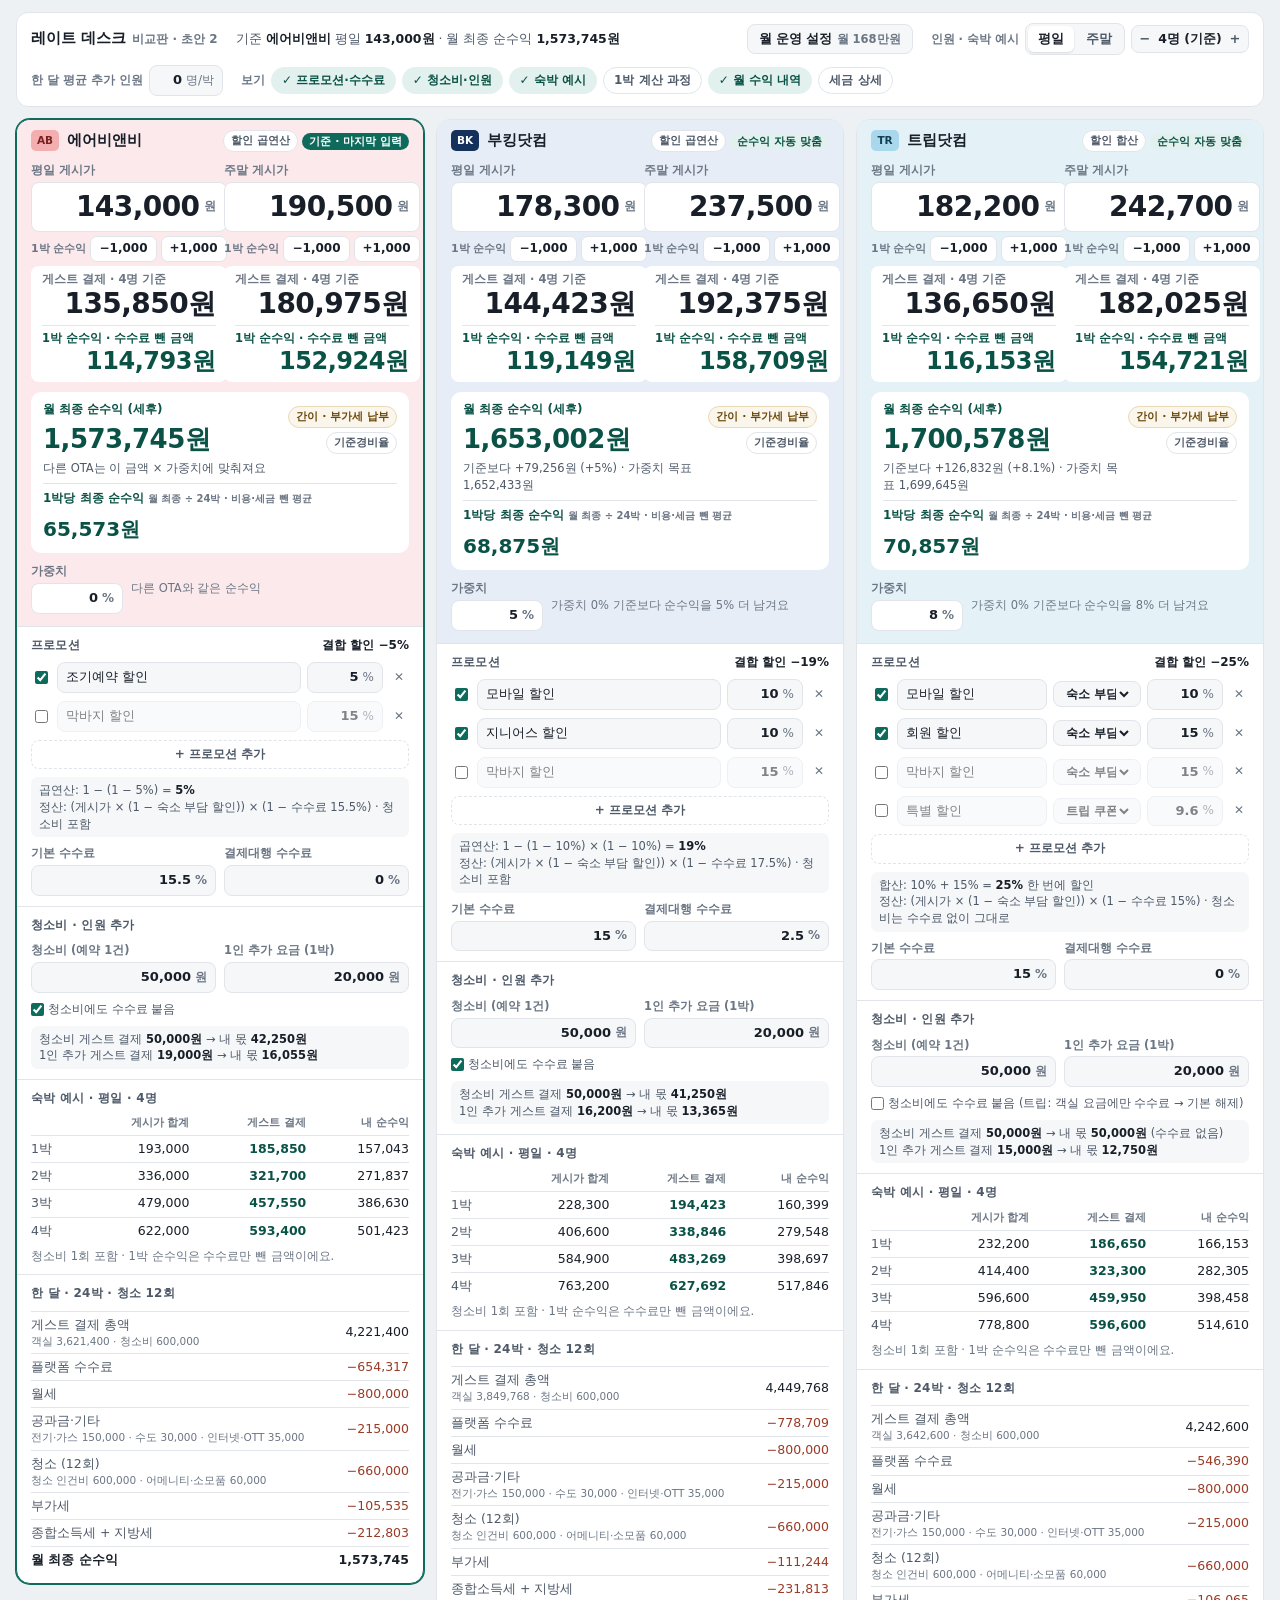
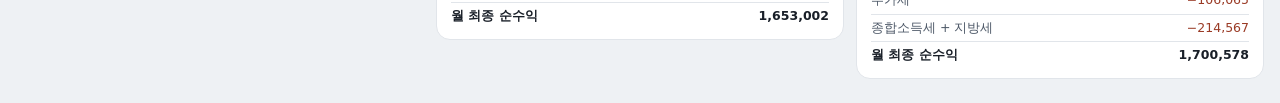
<file: board/index.html>
<!DOCTYPE html>
<html lang="ko">
<head>
<meta charset="UTF-8">
<meta name="viewport" content="width=device-width, initial-scale=1.0, viewport-fit=cover">
<title>레이트 데스크 비교판</title>
<style>
html, body { margin: 0; }
[hidden] { display: none !important; }
:root { padding-top: env(safe-area-inset-top, 0px); padding-bottom: env(safe-area-inset-bottom, 0px); }
</style>
<style>
/* 레이아웃: 상단 얇은 바(요약 · 월 운영 설정 · 보기) 아래 OTA 카드 3장만. 카드 안에서 가격·프로모션·가중치·청소비·인원 추가·숙박 예시를 모두 다룸 */
:root {
  --bg: #EEF1F4; --card: #FFFFFF; --well: #F5F7F9; --ink: #191F28; --sub: #4E5968; --faint: #6B7684; --line: #E1E5EA;
  --accent: #0E6B5C; --accent-ink: #0A5246; --accent-soft: #E3F1EE;
  --gold-bg: #FBF6EC; --gold-line: #EAD9B8; --gold-ink: #6B4708;
  --warn-bg: #FDF0EC; --warn-ink: #9A3B26; --good-ink: #17643A; --good-bg: #E6F4EC;
  --ab: #D9485F; --ab-soft: #FBE9EC; --ab-chip: #F3AFAF; --ab-chip-ink: #7A2020;
  --bk: #1D3F75; --bk-soft: #E7EDF7; --bk-chip: #14315C; --bk-chip-ink: #FFFFFF;
  --tr: #1F7FA6; --tr-soft: #E4F2F8; --tr-chip: #A9D8ED; --tr-chip-ink: #133F52;
  --sans: -apple-system, BlinkMacSystemFont, "Pretendard", "Apple SD Gothic Neo", "Malgun Gothic", "Noto Sans KR", system-ui, sans-serif;
  color-scheme: light;
}
@media (prefers-color-scheme: dark) {
  :root:not([data-theme="light"]) {
    --bg: #12161B; --card: #1A1F26; --well: #20262E; --ink: #E8ECF1; --sub: #AEB6C1; --faint: #8A94A1; --line: #2C333C;
    --accent: #4FBFA8; --accent-ink: #7AD6C2; --accent-soft: #173A33;
    --gold-bg: #2E2717; --gold-line: #5A4A26; --gold-ink: #E9C987;
    --warn-bg: #3A2019; --warn-ink: #F2A48E; --good-ink: #7FD6A3; --good-bg: #183225;
    --ab: #F07C8E; --ab-soft: #2E1C21; --ab-chip: #6E2A33; --ab-chip-ink: #FFD9DE;
    --bk: #8FB1EA; --bk-soft: #19233A; --bk-chip: #2B4C86; --bk-chip-ink: #FFFFFF;
    --tr: #6CC1E3; --tr-soft: #152A33; --tr-chip: #1F5268; --tr-chip-ink: #D4EFFA;
    color-scheme: dark;
  }
}
:root[data-theme="dark"] {
  --bg: #12161B; --card: #1A1F26; --well: #20262E; --ink: #E8ECF1; --sub: #AEB6C1; --faint: #8A94A1; --line: #2C333C;
  --accent: #4FBFA8; --accent-ink: #7AD6C2; --accent-soft: #173A33;
  --gold-bg: #2E2717; --gold-line: #5A4A26; --gold-ink: #E9C987;
  --warn-bg: #3A2019; --warn-ink: #F2A48E; --good-ink: #7FD6A3; --good-bg: #183225;
  --ab: #F07C8E; --ab-soft: #2E1C21; --ab-chip: #6E2A33; --ab-chip-ink: #FFD9DE;
  --bk: #8FB1EA; --bk-soft: #19233A; --bk-chip: #2B4C86; --bk-chip-ink: #FFFFFF;
  --tr: #6CC1E3; --tr-soft: #152A33; --tr-chip: #1F5268; --tr-chip-ink: #D4EFFA;
  color-scheme: dark;
}
* { box-sizing: border-box; }
body { background: var(--bg); color: var(--ink); font-family: var(--sans); font-size: 13px; line-height: 1.45; -webkit-font-smoothing: antialiased; font-variant-numeric: tabular-nums; }
.wrap { padding-block: 12px 24px; padding-left: max(16px, env(safe-area-inset-left, 0px)); padding-right: max(16px, env(safe-area-inset-right, 0px)); max-width: 1680px; margin: 0 auto; display: grid; gap: 12px; }
button, input, select { font: inherit; color: inherit; }
button { cursor: pointer; }
:focus-visible { outline: 2px solid var(--accent); outline-offset: 2px; }
.small { font-size: 11.5px; color: var(--faint); }
.note { font-size: 11.5px; color: var(--faint); margin: 0; }

/* 상단바 */
.topbar { display: flex; flex-wrap: wrap; align-items: center; gap: 10px 18px; background: var(--card); border: 1px solid var(--line); border-radius: 12px; padding: 10px 14px; }
.brand { font-weight: 800; font-size: 15px; }
.brand small { font-weight: 600; color: var(--faint); font-size: 12px; margin-left: 6px; }
.summary { margin-right: auto; font-size: 12.5px; color: var(--sub); }
.summary b { color: var(--ink); }
.grp { display: flex; align-items: center; gap: 6px; flex-wrap: wrap; }
.grp > .lbl { font-size: 11.5px; color: var(--faint); font-weight: 600; }
.seg { display: inline-flex; background: var(--well); border: 1px solid var(--line); border-radius: 8px; padding: 2px; gap: 2px; }
.seg button { border: 0; background: transparent; padding: 4px 10px; border-radius: 6px; font-size: 12.5px; font-weight: 600; color: var(--sub); }
.seg button[aria-pressed="true"] { background: var(--card); color: var(--ink); box-shadow: 0 1px 2px rgba(0,0,0,.12); }
.stepper { display: inline-flex; align-items: center; border: 1px solid var(--line); border-radius: 8px; background: var(--well); }
.stepper button { border: 0; background: none; width: 26px; height: 26px; font-weight: 700; color: var(--sub); }
.stepper span { min-width: 64px; text-align: center; font-weight: 700; font-size: 12.5px; }
.pillbtn { border: 1px solid var(--line); background: var(--card); border-radius: 999px; padding: 4px 10px; font-size: 12px; font-weight: 600; color: var(--sub); }
.pillbtn[aria-pressed="true"] { background: var(--accent-soft); border-color: transparent; color: var(--accent-ink); }
.pillbtn.toggle[aria-pressed="true"]::before { content: "✓ "; }
.drawerbtn { border: 1px solid var(--line); background: var(--well); border-radius: 8px; padding: 5px 11px; font-weight: 700; font-size: 12.5px; }
.drawerbtn[aria-expanded="true"] { background: var(--ink); color: var(--card); border-color: var(--ink); }

/* 월 운영 설정 서랍 */
.drawer { background: var(--card); border: 1px solid var(--line); border-radius: 12px; padding: 12px 14px; display: grid; grid-template-columns: minmax(0, 1fr) minmax(0, 2fr); gap: 16px; }
.drawer h3 { margin: 0 0 8px; font-size: 12.5px; font-weight: 800; }
.dgrid { display: grid; grid-template-columns: repeat(3, minmax(0, 1fr)); gap: 8px; }
.costs { display: grid; grid-template-columns: repeat(auto-fill, minmax(270px, 1fr)); gap: 6px; }
.cost { background: var(--well); border-radius: 8px; padding: 6px; display: grid; gap: 5px; }
.cost-r { display: grid; grid-template-columns: minmax(0, 1fr) 110px; gap: 5px; }
.cost-r2 { display: flex; gap: 8px; align-items: center; flex-wrap: wrap; }
.cost .inp { background: var(--card); }

/* 입력 */
label.fl { display: grid; gap: 3px; font-size: 11.5px; color: var(--faint); font-weight: 600; min-width: 0; }
.inp { display: flex; align-items: center; background: var(--well); border: 1px solid var(--line); border-radius: 8px; padding: 0 8px; min-width: 0; }
.inp:focus-within { border-color: var(--accent); background: var(--card); }
.inp input, .inp select { border: 0; background: transparent; width: 100%; min-width: 0; padding: 5px 0; text-align: right; font-size: 13px; font-weight: 600; color: var(--ink); outline: none; }
.inp select { text-align: left; }
.inp span { font-size: 12px; color: var(--faint); margin-left: 4px; white-space: nowrap; }
.inp.txt input { text-align: left; font-weight: 500; }
.inp.price { background: var(--card); padding: 0 10px; }
.inp.price input { font-size: 28px; font-weight: 800; padding: 4px 0; letter-spacing: -0.02em; }
.gbig { display: grid; gap: 0; background: var(--card); border-radius: 8px; padding: 4px 10px 6px; border: 1px solid transparent; }
.gbig .k { font-size: 11.5px; color: var(--faint); font-weight: 600; }
.gbig .v { font-size: 28px; font-weight: 800; letter-spacing: -0.02em; text-align: right; line-height: 1.2; }
.gbig .s { font-size: 11px; color: var(--faint); text-align: right; }
.gbig .nk { margin-top: 4px; padding-top: 4px; border-top: 1px solid var(--line); font-size: 11.5px; color: var(--accent-ink); font-weight: 700; }
.gbig .nv { font-size: 24px; font-weight: 800; letter-spacing: -0.02em; text-align: right; line-height: 1.2; color: var(--accent-ink); }
.gbig .xp { margin-top: 4px; padding-top: 4px; border-top: 1px dashed var(--line); display: grid; gap: 0; text-align: right; }
.gbig .xp .xk { font-size: 11.5px; font-weight: 700; color: var(--accent-ink); }
.gbig .xp .xv { font-size: 17px; font-weight: 800; }
.gbig .xp .xs { font-size: 11px; color: var(--faint); }
.inp.price.flash { animation: flash .9s ease-out; }
@keyframes flash { 0% { background: var(--gold-bg); border-color: var(--gold-line); } 100% { background: var(--card); } }
.chk { display: inline-flex; align-items: center; gap: 4px; font-size: 11.5px; color: var(--sub); }
.chk input { margin: 0; accent-color: var(--accent); }
.del { border: 0; background: none; color: var(--faint); font-size: 12px; padding: 2px 5px; border-radius: 4px; }
.del:hover { color: var(--warn-ink); background: var(--warn-bg); }
.add { border: 1px dashed var(--line); background: none; border-radius: 8px; padding: 5px; font-size: 12px; color: var(--sub); font-weight: 600; }
.add:hover { border-color: var(--accent); color: var(--accent-ink); }

/* 카드 */
.cards { display: grid; grid-template-columns: repeat(3, minmax(0, 1fr)); gap: 12px; align-items: start; }
.card { background: var(--card); border: 1px solid var(--line); border-radius: 14px; overflow: hidden; min-width: 0; }
.card.anchor { border-color: var(--accent); box-shadow: 0 0 0 1px var(--accent); }
.c-head { padding: 10px 14px 12px; display: grid; gap: 10px; }
.card.ab .c-head { background: var(--ab-soft); }
.card.bk .c-head { background: var(--bk-soft); }
.card.tr .c-head { background: var(--tr-soft); }
.c-name { display: flex; align-items: center; gap: 8px; font-weight: 800; font-size: 15px; }
.c-name .tags { margin-left: auto; display: flex; gap: 4px; }
.chip { display: inline-grid; place-items: center; width: 28px; height: 21px; border-radius: 5px; font-size: 10.5px; font-weight: 800; flex: none; }
.chip.ab { background: var(--ab-chip); color: var(--ab-chip-ink); }
.chip.bk { background: var(--bk-chip); color: var(--bk-chip-ink); }
.chip.tr { background: var(--tr-chip); color: var(--tr-chip-ink); }
.tag { font-size: 11px; font-weight: 700; padding: 2px 7px; border-radius: 999px; background: var(--accent-soft); color: var(--accent-ink); white-space: nowrap; }
.tag.solid { background: var(--accent); color: var(--card); }
.tag.gold { background: var(--gold-bg); color: var(--gold-ink); border: 1px solid var(--gold-line); }
.tag.warn { background: var(--warn-bg); color: var(--warn-ink); }
.tag.good { background: var(--good-bg); color: var(--good-ink); }
.tag.plain { background: var(--card); color: var(--sub); border: 1px solid var(--line); }
.prices { display: grid; grid-template-columns: 1fr 1fr; gap: 8px; }
.pcol { display: grid; gap: 4px; min-width: 0; }
.nstep { display: flex; align-items: center; gap: 4px; }
.nstep .lab { font-size: 11px; color: var(--faint); font-weight: 600; margin-right: auto; white-space: nowrap; }
.nstep button { border: 1px solid var(--line); background: var(--card); border-radius: 7px; padding: 3px 8px; font-size: 12px; font-weight: 700; color: var(--ink); font-variant-numeric: tabular-nums; }
.nstep button:hover { border-color: var(--accent); color: var(--accent-ink); }
.nstep button:active { background: var(--accent-soft); }
.pmeta { display: grid; gap: 1px; font-size: 12px; color: var(--sub); }
.pmeta div { display: flex; justify-content: space-between; gap: 6px; }
.pmeta b { color: var(--ink); }
.final { background: var(--card); border-radius: 10px; padding: 9px 12px; display: grid; grid-template-columns: minmax(0, 1fr) auto; gap: 2px 10px; align-items: center; }
.final .k { font-size: 12px; font-weight: 700; color: var(--accent-ink); }
.final .v { font-size: 26px; font-weight: 800; color: var(--accent-ink); letter-spacing: -0.02em; }
.final .side { grid-row: 1 / span 2; grid-column: 2; display: grid; gap: 4px; justify-items: end; }
.final .sub { font-size: 11.5px; color: var(--sub); }
.final .per { grid-column: 1 / -1; display: flex; justify-content: space-between; align-items: baseline; gap: 8px; flex-wrap: wrap; border-top: 1px solid var(--line); padding-top: 6px; margin-top: 4px; }
.final .per .pk { font-size: 12px; font-weight: 700; color: var(--accent-ink); }
.final .per .pk small { font-weight: 600; color: var(--faint); margin-left: 4px; }
.final .per .pv { font-size: 20px; font-weight: 800; color: var(--accent-ink); }
.weight { display: flex; align-items: center; gap: 8px; }
.weight .inp { width: 92px; background: var(--card); }
.weight .small { flex: 1; }

.c-body { display: grid; }
.sec { border-top: 1px solid var(--line); padding: 10px 14px; display: grid; gap: 8px; }
.sec-h { display: flex; align-items: center; gap: 8px; }
.sec-h h3 { margin: 0; font-size: 12px; font-weight: 800; color: var(--sub); letter-spacing: .02em; }
.sec-h .right { margin-left: auto; font-size: 12px; font-weight: 700; }
.promo { display: grid; grid-template-columns: auto minmax(0, 1fr) 76px auto; gap: 6px; align-items: center; }
.promo.fund { grid-template-columns: auto minmax(0, 1fr) 88px 76px auto; }
.promo .inp select { font-size: 12px; font-weight: 600; padding: 4px 0; }
.topin { width: 74px; }
.promo.off .inp { opacity: .55; }
.f2 { display: grid; grid-template-columns: 1fr 1fr; gap: 8px; }
.f3 { display: grid; grid-template-columns: 1fr 1fr 1fr; gap: 8px; }
.calc { font-size: 11.5px; color: var(--sub); background: var(--well); border-radius: 7px; padding: 5px 8px; }
.calc b { color: var(--ink); }
table.t { width: 100%; border-collapse: collapse; font-size: 12.5px; }
table.t th { font-size: 11px; color: var(--faint); font-weight: 700; text-align: right; padding: 0 0 4px; }
table.t th:first-child, table.t td:first-child { text-align: left; }
table.t td { padding: 4px 0; text-align: right; border-top: 1px solid var(--line); white-space: nowrap; }
table.t td:first-child { color: var(--sub); white-space: normal; }
table.t td .s { display: block; font-size: 10.5px; color: var(--faint); }
table.t tr.minus td:not(:first-child) { color: var(--warn-ink); }
table.t tr.tot td { font-weight: 800; color: var(--ink); }
table.t td.hi { font-weight: 800; color: var(--accent-ink); }

body.hide-promo .v-promo, body.hide-extra .v-extra, body.hide-stay .v-stay, body.hide-process .v-process, body.hide-monthly .v-monthly, body.hide-tax .v-tax { display: none !important; }

@media (max-width: 1250px) { .cards { grid-template-columns: minmax(0, 1fr) minmax(0, 1fr); } }
@media (max-width: 820px) { .cards { grid-template-columns: minmax(0, 1fr); } .drawer { grid-template-columns: minmax(0, 1fr); } }
@media (prefers-reduced-motion: reduce) { .inp.price.flash { animation: none; } }
</style>
</head>
<body>

<div class="wrap">
  <header class="topbar" id="topbar"></header>
  <section class="drawer" id="drawer" hidden></section>
  <div class="cards" id="cards"></div>
</div>

<script>
(function () {
  "use strict";

  /* ---------- 세금 상수 (기존 레이트 데스크와 동일) ---------- */
  var EXPENSE_RATIOS = { simple: 84.6, standard: 17.3 };
  var BOOKKEEPING_LIMIT = 150000000, SIMPLE_RATIO_LIMIT = 36000000, SIMPLIFIED_VAT_THRESHOLD = 104000000, VAT_EXEMPT_THRESHOLD = 48000000;
  var SIMPLIFIED_VALUE_ADDED_RATE = 0.25, WHT_RATE = 0.033;
  var TAX_BRACKETS = [
    { limit: 14000000, rate: 0.06, deduction: 0 }, { limit: 50000000, rate: 0.15, deduction: 1260000 },
    { limit: 88000000, rate: 0.24, deduction: 5760000 }, { limit: 150000000, rate: 0.35, deduction: 15440000 },
    { limit: 300000000, rate: 0.38, deduction: 19940000 }, { limit: 500000000, rate: 0.40, deduction: 25940000 },
    { limit: 1000000000, rate: 0.42, deduction: 35940000 }, { limit: Infinity, rate: 0.45, deduction: 65940000 }
  ];
  var STORE_KEY = "rate-board-v8";
  var CH_KEYS = ["airbnb", "booking", "trip"];
  var VIEWS = [["promo", "프로모션·수수료"], ["extra", "청소비·인원"], ["stay", "숙박 예시"], ["process", "1박 계산 과정"], ["monthly", "월 수익 내역"], ["tax", "세금 상세"]];

  function defaults() {
    return {
      anchor: "airbnb", aWd: 143000, aWe: 190500,       // 마지막으로 가격을 입력한 OTA와 그 가격
      basePeople: 4, maxPeople: 8,
      nights: { weekday: 16, weekend: 8 }, avgLOS: 2, roundUnit: 100, cleanPromo: false,
      avgExtra: 0,                                       // 한 달 평균 추가 인원 (1박당)
      channels: {
        airbnb:  { label: "에어비앤비", code: "AB", cls: "ab", commission: 15.5, processing: 0, weight: 0, stack: "multiply", cleaningFee: 50000, extraFee: 20000, cleanComm: true,
                   promos: [{ name: "조기예약 할인", rate: 5, on: true }, { name: "막바지 할인", rate: 15, on: false }] },
        booking: { label: "부킹닷컴", code: "BK", cls: "bk", commission: 15, processing: 2.5, weight: 5, stack: "multiply", cleaningFee: 50000, extraFee: 20000, cleanComm: true,
                   promos: [{ name: "모바일 할인", rate: 10, on: true }, { name: "지니어스 할인", rate: 10, on: true }, { name: "막바지 할인", rate: 15, on: false }] },
        trip:    { label: "트립닷컴", code: "TR", cls: "tr", commission: 15, processing: 0, weight: 8, stack: "add", cleaningFee: 50000, extraFee: 20000, cleanComm: false,
                   promos: [{ name: "모바일 할인", rate: 10, on: true, funder: "host" }, { name: "회원 할인", rate: 15, on: true, funder: "host" }, { name: "막바지 할인", rate: 15, on: false, funder: "host" }, { name: "특별 할인", rate: 9.6, on: false, funder: "ota" }] }
      },
      costs: [
        { name: "월세", amount: 800000, unit: "month", proof: true, wht: false },
        { name: "전기·가스 (예시)", amount: 150000, unit: "month", proof: false, wht: false },
        { name: "수도 (예시)", amount: 30000, unit: "month", proof: false, wht: false },
        { name: "인터넷·OTT (예시)", amount: 35000, unit: "month", proof: false, wht: false },
        { name: "청소 인건비", amount: 50000, unit: "clean", proof: true, wht: false },
        { name: "어메니티·소모품 (예시)", amount: 5000, unit: "clean", proof: true, wht: false }
      ],
      ex: { day: "weekday", people: 4 },
      drawer: false,
      view: { promo: true, extra: true, stay: true, process: false, monthly: true, tax: false }
    };
  }
  function load() {
    var d = defaults();
    try {
      var raw = localStorage.getItem(STORE_KEY); if (!raw) return d;
      var s = JSON.parse(raw), out = Object.assign(d, s);
      ["nights", "ex", "view"].forEach(function (k) { out[k] = Object.assign(defaults()[k], s[k] || {}); });
      return out;
    } catch (e) { return d; }
  }
  var state = load();
  function save() { try { localStorage.setItem(STORE_KEY, JSON.stringify(state)); } catch (e) {} }

  /* ---------- 포맷 ---------- */
  function comma(n) { return isFinite(n) && n != null ? Math.round(n).toLocaleString("ko-KR") : "—"; }
  function won(n) { return isFinite(n) && n != null ? comma(n) + "원" : "—"; }
  function man(n) { return (Math.round(n / 10000)).toLocaleString("ko-KR") + "만"; }
  function pct(n) { return (Math.round(n * 10) / 10).toLocaleString("ko-KR") + "%"; }
  function signed(n) { var r = Math.round(n); return (r > 0 ? "+" : r < 0 ? "−" : "±") + comma(Math.abs(r)); }
  function esc(s) { return String(s).replace(/[&<>"']/g, function (c) { return { "&": "&amp;", "<": "&lt;", ">": "&gt;", '"': "&quot;", "'": "&#39;" }[c]; }); }
  function parseNum(v) { var n = parseFloat(String(v).replace(/[^0-9.\-]/g, "")); return isFinite(n) ? n : 0; }
  function roundTo(v) { var u = +state.roundUnit || 1; return isFinite(v) ? Math.round(v / u) * u : v; }

  /* ---------- 수수료 · 프로모션 ---------- */
  function effComm(ch) { return (+ch.commission || 0) + (+ch.processing || 0); }
  // 곱연산(에어비앤비·부킹): 1 − Π(1 − 할인) / 합산(트립): 할인율을 더해 한 번에
  // hostOnly: 숙소가 부담하는 할인만 (트립닷컴이 부담하는 쿠폰은 게스트 결제가만 낮추고 정산액엔 영향 없음)
  // 트립닷컴(화면 확인): 숙소 할인은 모두 게시가 기준으로 더해서 한 번에 빼고, 트립 쿠폰(특별 할인)은 그 다음에 따로 빠짐
  //   게스트 객실 결제 = 게시가 × (1 − Σ숙소 할인) × (1 − 트립 쿠폰)   ·  정산 = 게시가 × (1 − Σ숙소 할인) + 청소비
  function dfOf(ch, hostOnly) {
    var on = ch.promos.filter(function (p) { return p.on; });
    var host = on.filter(function (p) { return p.funder !== "ota"; }), ota = on.filter(function (p) { return p.funder === "ota"; });
    var hf = ch.stack === "add"
      ? Math.max(0.01, 1 - host.reduce(function (a, p) { return a + (+p.rate || 0); }, 0) / 100)
      : host.reduce(function (a, p) { return a * (1 - (+p.rate || 0) / 100); }, 1);
    if (hostOnly) return hf;
    return hf * ota.reduce(function (a, p) { return a * (1 - (+p.rate || 0) / 100); }, 1);
  }
  function discountFactor(ch) { return dfOf(ch, false); }
  function hostFactor(ch) { return dfOf(ch, true); }
  function keepRate(ch) { return hostFactor(ch) * (1 - effComm(ch) / 100); }
  // guest: 게스트 결제가 / base: 정산 기준액(수수료가 붙는 금액, 매출) / net: 내 순수익
  function nightly(ch, price) {
    var df = discountFactor(ch), hf = hostFactor(ch), g = price * df, base = price * hf, f = base * effComm(ch) / 100;
    return { price: price, df: df, hf: hf, guest: g, base: base, fee: f, net: base - f };
  }
  function cleaning(ch) {
    var cf = +ch.cleaningFee || 0, g = cf * (state.cleanPromo ? discountFactor(ch) : 1), base = cf * (state.cleanPromo ? hostFactor(ch) : 1);
    var f = ch.cleanComm === false ? 0 : base * effComm(ch) / 100;
    return { price: cf, guest: g, base: base, fee: f, net: base - f };
  }
  function cleanings() { var n = state.nights; return state.avgLOS > 0 ? Math.round((+n.weekday + +n.weekend) / state.avgLOS) : 0; }

  /* ---------- 운영 비용 · 세금 ---------- */
  function costTotals() {
    var b = cleanings(), total = 0, proof = 0;
    // 묶음: 청소 1회 단위 → 청소 / 이름에 월세·임대·임차 → 월세 / 나머지 → 공과금·기타
    var groups = { rent: { sum: 0, names: [] }, util: { sum: 0, names: [] }, clean: { sum: 0, names: [] } };
    state.costs.forEach(function (ci) {
      var a = parseNum(ci.amount), g = ci.proof && ci.wht ? a / (1 - WHT_RATE) : a;
      var m = ci.unit === "year" ? g / 12 : ci.unit === "clean" ? g * b : g;
      total += m; if (ci.proof) proof += m;
      var gk = ci.unit === "clean" ? "clean" : /월세|임대|임차/.test(ci.name) ? "rent" : "util";
      groups[gk].sum += m;
      if (m > 0) groups[gk].names.push(String(ci.name).replace(/\s*\(예시\)/, "") + " " + comma(m));
    });
    return { monthly: total, proof: proof, bookings: b, groups: groups };
  }
  function incomeTax(x) { if (x <= 0) return 0; var b = TAX_BRACKETS.find(function (b) { return x <= b.limit; }); return Math.max(0, x * b.rate - b.deduction); }
  function taxOf(G, F, C, CP) {
    var t = { gross: G };
    t.taxType = G < SIMPLIFIED_VAT_THRESHOLD ? "simplified" : "general";
    if (t.taxType === "simplified") { t.vatExempt = G < VAT_EXEMPT_THRESHOLD; t.vat = t.vatExempt ? 0 : G * SIMPLIFIED_VALUE_ADDED_RATE * 0.1; t.revenue = G - t.vat; }
    else { t.vatExempt = false; t.revenue = G / 1.1; t.vat = G - t.revenue; }
    t.method = t.revenue < SIMPLE_RATIO_LIMIT ? "simple" : "standard";
    t.expenseRatio = EXPENSE_RATIOS[t.method];
    t.ratioExpense = t.revenue * t.expenseRatio / 100;
    t.costExpense = t.method === "standard" ? CP : 0;
    t.income = Math.max(0, t.revenue - t.ratioExpense - t.costExpense);
    t.capMult = t.revenue < BOOKKEEPING_LIMIT ? 2.8 : 3.4;
    t.capIncome = t.revenue * (1 - EXPENSE_RATIOS.simple / 100) * t.capMult;
    t.capApplied = t.method === "standard" && t.capIncome < t.income;
    if (t.capApplied) t.income = t.capIncome;
    t.calcTax = incomeTax(t.income);
    t.penalty = t.method === "standard" && G >= VAT_EXEMPT_THRESHOLD ? t.calcTax * 0.2 : 0;
    t.incomeTax = t.calcTax + t.penalty;
    t.localTax = t.incomeTax * 0.1;
    t.totalTax = t.vat + t.incomeTax + t.localTax;
    t.afterTax = G - F - C - t.totalTax;
    return t;
  }
  // 한 달 판매 박수를 그 OTA에서 모두 팔았을 때 (기준 인원)
  function monthly(key, wd, we, xFee) {
    var ch = state.channels[key], n = state.nights, a = nightly(ch, wd), b = nightly(ch, we), ct = costTotals(), cl = cleaning(ch);
    var x = nightly(ch, xFee || 0), xN = (+n.weekday + +n.weekend) * (+state.avgExtra || 0);   // 한 달 추가 인원·박
    var m = { wdB: a, weB: b, bookings: ct.bookings, clean: cl, costs: ct.monthly, costGroups: ct.groups, xN: xN };
    m.cleanGuest = cl.guest * ct.bookings;
    m.extraGuest = x.guest * xN;
    m.guest = n.weekday * a.guest + n.weekend * b.guest + m.cleanGuest + m.extraGuest;
    m.revenue = n.weekday * a.base + n.weekend * b.base + cl.base * ct.bookings + x.base * xN;
    m.fee = n.weekday * a.fee + n.weekend * b.fee + cl.fee * ct.bookings + x.fee * xN;
    m.tax = taxOf(m.revenue * 12, m.fee * 12, ct.monthly * 12, ct.proof * 12);
    m.vat = m.tax.vat / 12; m.incomeTax = (m.tax.incomeTax + m.tax.localTax) / 12; m.final = m.tax.afterTax / 12;
    return m;
  }
  // 목표 월 최종 순수익 이상이 되는 가장 낮은 평일 게시가 (주말은 기준 OTA의 주말/평일 비율)
  function solve(key, target, ratio, xFee) {
    var unit = +state.roundUnit || 100, coarse = Math.max(unit, 1000);
    function f(p) { return monthly(key, p, roundTo(p * ratio), xFee).final; }
    for (var p = coarse; p <= 3000000; p += coarse) {
      if (f(p) >= target) { for (var q = Math.max(unit, p - coarse + unit); q <= p; q += unit) if (f(q) >= target) return q; return p; }
    }
    return null;
  }
  function wMul(key) { return 1 + (+state.channels[key].weight || 0) / 100; }

  var last = null, netMemo = {};
  function computeAll() {
    var A = state.anchor, ratio = state.aWe / Math.max(1, state.aWd);
    var xFees = {};   // 1인 추가 요금은 OTA마다 따로 입력 (연동하지 않음)
    CH_KEYS.forEach(function (k) { xFees[k] = +state.channels[k].extraFee || 0; });
    var base = monthly(A, +state.aWd, +state.aWe, xFees[A]);
    var baseCore = base.final / wMul(A);                     // 가중치 0 기준 순수익
    var out = { base: base, baseCore: baseCore, ch: {} };
    CH_KEYS.forEach(function (k) {
      var r = { key: k, ch: state.channels[k], xFee: xFees[k] };
      if (k === A) { r.wd = +state.aWd; r.we = +state.aWe; r.target = base.final; }
      else {
        r.target = base.final > 0 ? baseCore * wMul(k) : base.final;
        r.wd = solve(k, r.target, ratio, r.xFee);
        r.we = r.wd != null ? roundTo(r.wd * ratio) : null;
      }
      r.m = r.wd != null ? monthly(k, r.wd, r.we, r.xFee) : null;
      r.x = nightly(state.channels[k], r.xFee);
      out.ch[k] = r;
    });
    last = out;
    return out;
  }

  /* ---------- 상단바 · 서랍 ---------- */
  function chip(ch) { return '<span class="chip ' + ch.cls + '" aria-hidden="true">' + ch.code + '</span>'; }
  function numIn(id, attrs, val, unit, cls) {
    return '<div class="inp ' + (cls || "") + '"><input id="' + id + '" type="text" inputmode="numeric" autocomplete="off" ' + attrs + ' data-t="num" value="' + comma(val) + '"><span>' + unit + '</span></div>';
  }
  function pctIn(id, path, val, unit) {
    return '<div class="inp"><input id="' + id + '" type="text" inputmode="decimal" autocomplete="off" data-k="' + path + '" data-t="dec" value="' + val + '"><span>' + (unit || "%") + '</span></div>';
  }
  function renderTop() {
    document.getElementById("topbar").innerHTML =
      '<div class="brand">레이트 데스크<small>비교판 · 초안 2</small></div>' +
      '<div class="summary" id="summary"></div>' +
      '<button type="button" class="drawerbtn" data-act="drawer" aria-expanded="' + state.drawer + '" aria-controls="drawer">월 운영 설정 <span id="sum-costs" class="small"></span></button>' +
      '<div class="grp"><span class="lbl">인원 · 숙박 예시</span><div class="seg" role="group" aria-label="숙박 예시 요일">' +
      [["weekday", "평일"], ["weekend", "주말"]].map(function (d) { return '<button type="button" data-act="exday" data-key="' + d[0] + '" aria-pressed="' + (state.ex.day === d[0]) + '">' + d[1] + '</button>'; }).join("") + '</div>' +
      '<div class="stepper"><button type="button" data-act="people" data-key="-1" aria-label="인원 줄이기">−</button><span id="ex-people"></span><button type="button" data-act="people" data-key="1" aria-label="인원 늘리기">+</button></div></div>' +
      '<div class="grp"><label class="lbl" for="top-extra">한 달 평균 추가 인원</label><div class="inp topin"><input id="top-extra" type="text" inputmode="decimal" autocomplete="off" data-k="avgExtra" data-t="dec" value="' + state.avgExtra + '"><span>명/박</span></div></div>' +
      '<div class="grp"><span class="lbl">보기</span>' + VIEWS.map(function (v) { return '<button type="button" class="pillbtn toggle" data-act="view" data-key="' + v[0] + '" aria-pressed="' + !!state.view[v[0]] + '">' + v[1] + '</button>'; }).join("") + '</div>';
  }
  function renderDrawer() {
    var el = document.getElementById("drawer");
    el.hidden = !state.drawer;
    if (!state.drawer) { el.innerHTML = ""; return; }
    el.innerHTML = '<div><h3>판매 · 인원</h3><div class="dgrid">' +
      '<label class="fl" for="d-nwd">평일 판매' + numIn("d-nwd", 'data-k="nights.weekday"', state.nights.weekday, "박") + '</label>' +
      '<label class="fl" for="d-nwe">주말 판매' + numIn("d-nwe", 'data-k="nights.weekend"', state.nights.weekend, "박") + '</label>' +
      '<label class="fl" for="d-los">평균 숙박' + pctIn("d-los", "avgLOS", state.avgLOS, "박") + '</label>' +
      '<label class="fl" for="d-bp">기준 인원' + numIn("d-bp", 'data-k="basePeople"', state.basePeople, "명") + '</label>' +
      '<label class="fl" for="d-mp">최대 인원' + numIn("d-mp", 'data-k="maxPeople"', state.maxPeople, "명") + '</label>' +
      '<label class="fl" for="d-ru">반올림<div class="inp"><select id="d-ru" data-k="roundUnit" data-t="num">' +
      [1, 10, 100, 1000].map(function (u) { return '<option value="' + u + '"' + (+state.roundUnit === u ? " selected" : "") + '>' + comma(u) + '원</option>'; }).join("") + '</select></div></label></div>' +
      '<p class="note" style="margin-top:8px">한 달 청소(예약) <b id="d-clean"></b>회 = 판매 박수 ÷ 평균 숙박. 월 순수익은 판매 박수를 한 OTA에서 모두 팔았다고 보고 계산해요.</p>' +
      '<label class="chk" style="margin-top:8px"><input type="checkbox" id="d-cp" data-k="cleanPromo" data-t="bool"' + (state.cleanPromo ? " checked" : "") + '>청소비에도 프로모션 할인 적용</label></div>' +
      '<div><h3>운영 비용 · 공과금 <span class="small" id="d-total"></span></h3><div class="costs">' +
      state.costs.map(function (ci, i) {
        return '<div class="cost"><div class="cost-r"><div class="inp txt"><input id="c-n-' + i + '" type="text" aria-label="비용 이름" data-k="costs.' + i + '.name" data-t="text" value="' + esc(ci.name) + '"></div>' +
          numIn("c-a-" + i, 'data-k="costs.' + i + '.amount"', ci.amount, "원") + '</div>' +
          '<div class="cost-r2"><div class="inp"><select id="c-u-' + i + '" aria-label="단위" data-k="costs.' + i + '.unit" data-t="text">' +
          [["month", "매달"], ["year", "1년"], ["clean", "청소 1회"]].map(function (u) { return '<option value="' + u[0] + '"' + (ci.unit === u[0] ? " selected" : "") + '>' + u[1] + '</option>'; }).join("") + '</select></div>' +
          '<label class="chk" title="기준경비율일 때 따로 빼 주는 주요경비(임차료·인건비·매입비용)"><input type="checkbox" id="c-p-' + i + '" data-k="costs.' + i + '.proof" data-t="bool"' + (ci.proof ? " checked" : "") + '>주요경비</label>' +
          '<label class="chk" title="입력액을 실수령액으로 보고 3.3% 원천세를 더함"><input type="checkbox" id="c-w-' + i + '" data-k="costs.' + i + '.wht" data-t="bool"' + (ci.wht ? " checked" : "") + '>3.3%</label>' +
          '<button type="button" class="del" style="margin-left:auto" data-act="delcost" data-key="' + i + '" aria-label="' + esc(ci.name) + ' 삭제">삭제</button></div></div>';
      }).join("") + '<button type="button" class="add" data-act="addcost">+ 비용 추가</button></div>' +
      '<p class="note" style="margin-top:6px">(예시) 금액은 임의로 넣은 값이에요. <button type="button" class="del" data-act="reset" id="btn-reset" style="text-decoration:underline">모든 입력 기본값으로</button></p></div>';
  }

  /* ---------- 카드 뼈대 (구조가 바뀔 때만 다시 그림) ---------- */
  function renderCards() {
    document.getElementById("cards").innerHTML = CH_KEYS.map(function (k) {
      var ch = state.channels[k];
      return '<article class="card ' + ch.cls + '" id="card-' + k + '">' +
        '<div class="c-head">' +
          '<div class="c-name">' + chip(ch) + ch.label + '<span class="tags"><span class="tag plain">할인 ' + (ch.stack === "add" ? "합산" : "곱연산") + '</span><span id="' + k + '-role"></span></span></div>' +
          '<div class="prices">' +
            '<div class="pcol"><label class="fl" for="' + k + '-wd">평일 게시가' + numIn(k + "-wd", 'data-price="' + k + '.wd"', 0, "원", "price") + '</label>' + '<div class="nstep" role="group" aria-label="평일 1박 순수익 조정"><span class="lab">1박 순수익</span><button type="button" data-act="netstep" data-key="' + k + '.wd.-1" aria-label="1박 순수익 1,000원 줄이기">−1,000</button><button type="button" data-act="netstep" data-key="' + k + '.wd.1" aria-label="1박 순수익 1,000원 늘리기">+1,000</button></div>' + '<div class="gbig" id="' + k + '-wdm"></div></div>' +
            '<div class="pcol"><label class="fl" for="' + k + '-we">주말 게시가' + numIn(k + "-we", 'data-price="' + k + '.we"', 0, "원", "price") + '</label>' + '<div class="nstep" role="group" aria-label="주말 1박 순수익 조정"><span class="lab">1박 순수익</span><button type="button" data-act="netstep" data-key="' + k + '.we.-1" aria-label="1박 순수익 1,000원 줄이기">−1,000</button><button type="button" data-act="netstep" data-key="' + k + '.we.1" aria-label="1박 순수익 1,000원 늘리기">+1,000</button></div>' + '<div class="gbig" id="' + k + '-wem"></div></div>' +
          '</div>' +
          '<div class="final"><span class="k">월 최종 순수익 (세후)</span><span class="v" id="' + k + '-final"></span><div class="side" id="' + k + '-side"></div><span class="sub" id="' + k + '-fsub"></span><div class="per" id="' + k + '-per"></div></div>' +
          '<div class="weight"><label class="fl" for="' + k + '-w" style="flex:none">가중치' + pctIn(k + "-w", "channels." + k + ".weight", ch.weight) + '</label><span class="small" id="' + k + '-wnote"></span></div>' +
        '</div>' +
        '<div class="c-body">' +
          // 프로모션 · 수수료
          '<div class="sec v-promo"><div class="sec-h"><h3>프로모션</h3><span class="right" id="' + k + '-disc"></span></div>' +
          ch.promos.map(function (p, i) {
            return '<div class="promo' + (k === "trip" ? " fund" : "") + (p.on ? "" : " off") + '"><input type="checkbox" id="' + k + '-po-' + i + '" aria-label="' + esc(p.name) + ' 적용" data-k="channels.' + k + '.promos.' + i + '.on" data-t="bool"' + (p.on ? " checked" : "") + ' style="accent-color:var(--accent)">' +
              '<div class="inp txt"><input id="' + k + '-pn-' + i + '" type="text" aria-label="프로모션 이름" data-k="channels.' + k + '.promos.' + i + '.name" data-t="text" value="' + esc(p.name) + '"></div>' +
              (k === "trip" ? '<div class="inp"><select id="' + k + '-pf-' + i + '" aria-label="할인 부담" data-k="channels.' + k + '.promos.' + i + '.funder" data-t="text"><option value="host"' + (p.funder !== "ota" ? " selected" : "") + '>숙소 부담</option><option value="ota"' + (p.funder === "ota" ? " selected" : "") + '>트립 쿠폰</option></select></div>' : '') +
              pctIn(k + "-pr-" + i, "channels." + k + ".promos." + i + ".rate", p.rate) +
              '<button type="button" class="del" data-act="delpromo" data-key="' + k + '.' + i + '" aria-label="' + esc(p.name) + ' 삭제">✕</button></div>';
          }).join("") +
          '<button type="button" class="add" data-act="addpromo" data-key="' + k + '">+ 프로모션 추가</button>' +
          '<div class="calc" id="' + k + '-disccalc"></div>' +
          '<div class="f2"><label class="fl" for="' + k + '-cm">기본 수수료' + pctIn(k + "-cm", "channels." + k + ".commission", ch.commission) + '</label>' +
          '<label class="fl" for="' + k + '-pc">결제대행 수수료' + pctIn(k + "-pc", "channels." + k + ".processing", ch.processing) + '</label></div></div>' +
          // 청소비 · 인원 추가
          '<div class="sec v-extra"><div class="sec-h"><h3>청소비 · 인원 추가</h3></div>' +
          '<div class="f2"><label class="fl" for="' + k + '-cf">청소비 (예약 1건)' + numIn(k + "-cf", 'data-k="channels.' + k + '.cleaningFee"', ch.cleaningFee, "원") + '</label>' +
          '<label class="fl" for="' + k + '-x">1인 추가 요금 (1박)' + numIn(k + "-x", 'data-k="channels.' + k + '.extraFee"', ch.extraFee, "원") + '</label></div>' +
          '<label class="chk"><input type="checkbox" id="' + k + '-cc" data-k="channels.' + k + '.cleanComm" data-t="bool"' + (ch.cleanComm ? " checked" : "") + '>청소비에도 수수료 붙음' + (k === "trip" ? ' (트립: 객실 요금에만 수수료 → 기본 해제)' : '') + '</label>' +
          '<div class="calc" id="' + k + '-xcalc"></div></div>' +
          // 숙박 예시
          '<div class="sec v-stay"><div class="sec-h"><h3 id="' + k + '-stayh"></h3></div><div id="' + k + '-stay"></div></div>' +
          '<div class="sec v-process"><div class="sec-h"><h3>1박 계산 과정 (기준 인원)</h3></div><div id="' + k + '-proc"></div></div>' +
          '<div class="sec v-monthly"><div class="sec-h"><h3 id="' + k + '-monh"></h3></div><div id="' + k + '-mon"></div></div>' +
          '<div class="sec v-tax"><div class="sec-h"><h3>세금 상세 (1년)</h3></div><div id="' + k + '-tax"></div></div>' +
        '</div></article>';
    }).join("");
  }

  /* ---------- 숫자 채우기 ---------- */
  function html(id, h) { var el = document.getElementById(id); if (el) el.innerHTML = h; }
  function setVal(id, v) { var el = document.getElementById(id); if (el && document.activeElement !== el) el.value = comma(v); }
  function taxPills(t) {
    return (t.taxType === "simplified" ? (t.vatExempt ? '<span class="tag good">부가세 면제</span>' : '<span class="tag gold">간이 · 부가세 납부</span>') : '<span class="tag warn">일반과세</span>') +
      (t.method === "simple" ? '<span class="tag plain">단순경비율</span>' : '<span class="tag plain">기준경비율</span>');
  }

  function renderOutputs(flashKeys) {
    var all = computeAll(), A = state.channels[state.anchor];
    html("summary", '기준 <b>' + A.label + '</b> 평일 <b>' + won(state.aWd) + '</b> · 월 최종 순수익 <b>' + won(all.base.final) + '</b>');
    var ct = costTotals();
    html("sum-costs", "월 " + man(ct.monthly) + "원");
    html("ex-people", state.ex.people + "명" + (state.ex.people === +state.basePeople ? " (기준)" : ""));
    html("d-clean", ct.bookings);
    html("d-total", "월 " + won(ct.monthly));

    CH_KEYS.forEach(function (k) {
      var r = all.ch[k], ch = r.ch, m = r.m, isA = k === state.anchor;
      document.getElementById("card-" + k).classList.toggle("anchor", isA);
      html(k + "-role", isA ? '<span class="tag solid">기준 · 마지막 입력</span>' : '<span class="tag">순수익 자동 맞춤</span>');
      setVal(k + "-wd", r.wd); setVal(k + "-we", r.we);
      if (flashKeys && flashKeys.indexOf(k) >= 0) ["-wd", "-we"].forEach(function (s) { var box = document.getElementById(k + s).parentNode; box.classList.remove("flash"); void box.offsetWidth; box.classList.add("flash"); });
      if (!m) { html(k + "-final", "—"); html(k + "-fsub", "같은 순수익을 낼 가격을 찾지 못했어요"); return; }
      var pe = +state.ex.people, xn = Math.max(0, pe - (+state.basePeople || 0));
      function gb(B) {
        return '<span class="k">게스트 결제 · ' + (+state.basePeople) + '명 기준</span><span class="v">' + won(B.guest) + '</span><span class="nk">1박 순수익 · 수수료 뺀 금액</span><span class="nv">' + won(B.net) + '</span>' +
          (xn ? '<span class="xp"><span class="xk">' + pe + '명 (추가 ' + xn + '명)</span><span class="xv">' + won(B.guest + r.x.guest * xn) + '</span><span class="xs">1박 순수익 ' + won(B.net + r.x.net * xn) + '</span></span>' : '');
      }
      html(k + "-wdm", gb(m.wdB));
      html(k + "-wem", gb(m.weB));
      html(k + "-final", won(m.final));
      var nn = (+state.nights.weekday || 0) + (+state.nights.weekend || 0);
      html(k + "-per", '<span class="pk">1박당 최종 순수익<small>월 최종 ÷ ' + nn + '박 · 비용·세금 뺀 평균</small></span><span class="pv">' + (nn ? won(m.final / nn) : '—') + '</span>');
      var diff = m.final - all.base.final;
      html(k + "-side", taxPills(m.tax).replace(/<\/span><span/, '</span><span'));
      html(k + "-fsub", isA ? '다른 OTA는 이 금액 × 가중치에 맞춰져요' : '기준보다 ' + signed(diff) + '원' + (all.base.final > 0 ? ' (' + (diff >= 0 ? "+" : "") + pct(diff / all.base.final * 100) + ')' : '') + ' · 가중치 목표 ' + won(r.target));
      html(k + "-wnote", +ch.weight ? '가중치 0% 기준보다 순수익을 ' + pct(+ch.weight) + ' 더 남겨요' : '다른 OTA와 같은 순수익');
      // 프로모션 결합
      var on = ch.promos.filter(function (p) { return p.on; });
      html(k + "-disc", on.length ? '결합 할인 −' + pct((1 - discountFactor(ch)) * 100) : '할인 없음');
      var otaOn = on.filter(function (p) { return p.funder === "ota"; });
      html(k + "-disccalc", (!on.length ? '적용 중인 프로모션이 없어요' : ch.stack === "add"
        ? '합산: ' + on.map(function (p) { return pct(+p.rate); }).join(" + ") + ' = <b>' + pct((1 - discountFactor(ch)) * 100) + '</b> 한 번에 할인'
        : '곱연산: 1 − ' + on.map(function (p) { return "(1 − " + pct(+p.rate) + ")"; }).join(" × ") + ' = <b>' + pct((1 - discountFactor(ch)) * 100) + '</b>') +
        (otaOn.length ? '<br>트립 쿠폰 ' + pct(otaOn.reduce(function (a, p) { return a + (+p.rate || 0); }, 0)) + '는 게스트 결제가만 낮추고 정산은 숙소 부담 할인 −' + pct((1 - hostFactor(ch)) * 100) + ' 기준' : '') +
        '<br>정산: (게시가 × (1 − 숙소 부담 할인)) × (1 − 수수료 ' + pct(effComm(ch)) + ')' + (ch.cleanComm ? ' · 청소비 포함' : ' · 청소비는 수수료 없이 그대로'));
      // 청소비 · 인원
      var cl = m.clean;
      html(k + "-xcalc", (cl.price > 0 ? '청소비 게스트 결제 <b>' + won(cl.guest) + '</b> → 내 몫 <b>' + won(cl.net) + '</b>' + (ch.cleanComm ? '' : ' (수수료 없음)') : '청소비 미징수') +
        '<br>1인 추가 게스트 결제 <b>' + won(r.x.guest) + '</b> → 내 몫 <b>' + won(r.x.net) + '</b>');
      // 숙박 예시
      var day = state.ex.day, nb = day === "weekday" ? m.wdB : m.weB, extraN = Math.max(0, state.ex.people - (+state.basePeople || 0));
      html(k + "-stayh", '숙박 예시 · ' + (day === "weekday" ? "평일" : "주말") + ' · ' + state.ex.people + '명' + (extraN ? ' (추가 ' + extraN + '명)' : ''));
      var rows = [1, 2, 3, 4].map(function (n) {
        var g = n * (nb.guest + r.x.guest * extraN) + cl.guest, net = n * (nb.net + r.x.net * extraN) + cl.net;
        return '<tr><td>' + n + '박</td><td>' + comma(n * (nb.price + r.xFee * extraN) + cl.price) + '</td><td class="hi">' + comma(g) + '</td><td>' + comma(net) + '</td></tr>';
      }).join("");
      html(k + "-stay", '<table class="t"><thead><tr><th></th><th>게시가 합계</th><th>게스트 결제</th><th>내 순수익</th></tr></thead><tbody>' + rows + '</tbody></table>' +
        '<p class="note" style="margin-top:4px">청소비 1회 포함 · 1박 순수익은 수수료만 뺀 금액이에요.</p>');
      // 1박 계산 과정
      html(k + "-proc", '<table class="t"><thead><tr><th></th><th>평일</th><th>주말</th></tr></thead><tbody>' +
        '<tr><td>게시가</td><td>' + comma(m.wdB.price) + '</td><td>' + comma(m.weB.price) + '</td></tr>' +
        '<tr class="minus"><td>할인 −' + pct((1 - m.wdB.df) * 100) + '</td><td>−' + comma(m.wdB.price - m.wdB.guest) + '</td><td>−' + comma(m.weB.price - m.weB.guest) + '</td></tr>' +
        '<tr><td>게스트 결제가</td><td>' + comma(m.wdB.guest) + '</td><td>' + comma(m.weB.guest) + '</td></tr>' +
        (m.wdB.base !== m.wdB.guest ? '<tr><td>정산 기준액<span class="s">트립 쿠폰은 트립 부담</span></td><td>' + comma(m.wdB.base) + '</td><td>' + comma(m.weB.base) + '</td></tr>' : '') +
        '<tr class="minus"><td>수수료 ' + pct(effComm(ch)) + '</td><td>−' + comma(m.wdB.fee) + '</td><td>−' + comma(m.weB.fee) + '</td></tr>' +
        '<tr class="tot"><td>1박 순수익</td><td>' + comma(m.wdB.net) + '</td><td>' + comma(m.weB.net) + '</td></tr></tbody></table>' +
        (k === "trip" ? tripCheck(ch, m.wdB, cl) : ''));
      // 월 내역
      html(k + "-monh", '한 달 · ' + (+state.nights.weekday + +state.nights.weekend) + '박 · 청소 ' + m.bookings + '회');
      html(k + "-mon", '<table class="t"><tbody>' +
        '<tr><td>게스트 결제 총액<span class="s">' + ['객실 ' + comma(m.guest - m.cleanGuest - m.extraGuest)].concat(m.cleanGuest ? ['청소비 ' + comma(m.cleanGuest)] : [], m.extraGuest ? ['추가 인원 ' + comma(m.extraGuest) + ' (' + (Math.round(m.xN * 10) / 10) + '명·박)'] : []).join(' · ') + '</span></td><td>' + comma(m.guest) + '</td></tr>' +
        (Math.abs(m.revenue - m.guest) > 1 ? '<tr><td>정산 기준 매출<span class="s">트립 쿠폰 제외 · 세금 계산 기준</span></td><td>' + comma(m.revenue) + '</td></tr>' : '') +
        '<tr class="minus"><td>플랫폼 수수료</td><td>−' + comma(m.fee) + '</td></tr>' +
        [["rent", "월세"], ["util", "공과금·기타"], ["clean", "청소 (" + m.bookings + "회)"]].map(function (g) {
          var G = m.costGroups[g[0]];
          return '<tr class="minus"><td>' + g[1] + (G.names.length > 1 || g[0] !== "rent" ? '<span class="s">' + (G.names.map(esc).join(" · ") || "없음") + '</span>' : '') + '</td><td>−' + comma(G.sum) + '</td></tr>';
        }).join("") +
        '<tr class="minus"><td>부가세</td><td>−' + comma(m.vat) + '</td></tr>' +
        '<tr class="minus"><td>종합소득세 + 지방세</td><td>−' + comma(m.incomeTax) + '</td></tr>' +
        '<tr class="tot"><td>월 최종 순수익</td><td>' + comma(m.final) + '</td></tr></tbody></table>');
      var t = m.tax;
      html(k + "-tax", '<table class="t"><tbody>' +
        '<tr><td>연 매출 (정산 기준)</td><td>' + comma(t.gross) + '</td></tr>' +
        '<tr><td>소득세 수입금액</td><td>' + comma(t.revenue) + '</td></tr>' +
        '<tr class="minus"><td>' + (t.method === "simple" ? "단순" : "기준") + '경비율 ' + pct(t.expenseRatio) + '</td><td>−' + comma(t.ratioExpense) + '</td></tr>' +
        (t.costExpense ? '<tr class="minus"><td>주요경비</td><td>−' + comma(t.costExpense) + '</td></tr>' : '') +
        '<tr><td>사업소득금액' + (t.capApplied ? '<span class="s">상한 ' + t.capMult + '배 적용</span>' : '') + '</td><td>' + comma(t.income) + '</td></tr>' +
        '<tr><td>종합소득세' + (t.penalty ? '<span class="s">무기장가산세 포함</span>' : '') + '</td><td>' + comma(t.incomeTax) + '</td></tr>' +
        '<tr class="tot"><td>연 세금 합계 (부가세 포함)</td><td>' + comma(t.totalTax) + '</td></tr></tbody></table>' +
        '<p class="note" style="margin-top:4px">4,800만 원 미만이면 간이과세 부가세 면제. 국세청 551007 경비율 기준 추정이에요.</p>');
    });
  }

  // 트립닷컴 게스트 화면 '요금 정보'와 관리자 '요금 명세' 모양 그대로 1박(평일) 예약 1건을 풀어 보여 줌
  function tripCheck(ch, B, cl) {
    var on = ch.promos.filter(function (p) { return p.on; });
    var host = on.filter(function (p) { return p.funder !== "ota"; }), ota = on.filter(function (p) { return p.funder === "ota"; });
    var P = B.price, afterHost = B.base, guestRoom = B.guest, vat = guestRoom / 11, rows = '', cur = afterHost;
    host.forEach(function (p) { rows += '<tr class="minus"><td>' + esc(p.name) + ' ' + pct(+p.rate) + '<span class="s">게시가 × ' + pct(+p.rate) + '</span></td><td>−' + comma(P * (+p.rate) / 100) + '</td></tr>'; });
    ota.forEach(function (p) { var amt = cur * (+p.rate) / 100; cur -= amt; rows += '<tr class="minus"><td>' + esc(p.name) + ' ' + pct(+p.rate) + '<span class="s">트립 부담 · 할인 후 금액 × ' + pct(+p.rate) + '</span></td><td>−' + comma(amt) + '</td></tr>'; });
    var guestT = '<p class="sec-t" style="margin-top:10px">트립 게스트 화면 · 평일 1박 1건</p><table class="t"><tbody>' +
      '<tr><td>객실 요금<span class="s">게시가 − 부가가치세</span></td><td>' + comma(P - vat) + '</td></tr>' + rows +
      '<tr><td>부가가치세<span class="s">게스트 객실 결제 ÷ 11</span></td><td>' + comma(vat) + '</td></tr>' +
      (cl.price ? '<tr><td>청소비</td><td>' + comma(cl.guest) + '</td></tr>' : '') +
      '<tr class="tot"><td>총 금액</td><td>' + comma(guestRoom + cl.guest) + '</td></tr></tbody></table>';
    var settleT = '<p class="sec-t" style="margin-top:10px">트립 관리자 요금 명세 · 정산</p><table class="t"><tbody>' +
      '<tr><td>원래 객실 요금 (세금 포함)</td><td>' + comma(P) + '</td></tr>' +
      '<tr class="minus"><td>할인 (숙소 부담 합계 ' + pct((1 - B.hf) * 100) + ')</td><td>−' + comma(P - afterHost) + '</td></tr>' +
      '<tr><td>최종 객실 요금<span class="s">부가세 ' + comma(afterHost / 11) + ' 포함</span></td><td>' + comma(afterHost) + '</td></tr>' +
      (cl.price ? '<tr><td>청소비 (예약 단위)</td><td>+' + comma(cl.base) + '</td></tr>' : '') +
      '<tr class="tot"><td>지급액</td><td>' + comma(afterHost + cl.base) + '</td></tr>' +
      '<tr class="minus"><td>수수료 ' + pct(effComm(ch)) + '<span class="s">객실 요금에만 · 명세에는 안 보임 (가정)</span></td><td>−' + comma(B.fee + cl.fee) + '</td></tr>' +
      '<tr class="tot"><td>내 순수익</td><td>' + comma(B.net + cl.net) + '</td></tr></tbody></table>';
    return guestT + settleT;
  }

  function applyViews() { VIEWS.forEach(function (v) { document.body.classList.toggle("hide-" + v[0], !state.view[v[0]]); }); }
  function renderAll() { applyViews(); renderTop(); renderDrawer(); renderCards(); renderOutputs(); }

  /* ---------- 이벤트 ---------- */
  function setPath(path, val) { var p = path.split("."), o = state; for (var i = 0; i < p.length - 1; i++) o = o[p[i]]; o[p[p.length - 1]] = val; }
  function readVal(el) { var t = el.getAttribute("data-t"); return t === "bool" ? el.checked : (t === "num" || t === "dec") ? parseNum(el.value) : el.value; }

  // 일반 설정값: 입력하는 대로 바로 반영 (가격 칸 제외)
  document.addEventListener("input", function (e) {
    var el = e.target, path = el.getAttribute && el.getAttribute("data-k");
    if (!path || el.type === "checkbox" || el.tagName === "SELECT") return;
    setPath(path, readVal(el)); save(); renderOutputs();
  });
  // 가격 · 인원 추가 요금: 칸을 벗어날 때(또는 Enter) 확정 → 그 OTA가 기준이 되고 나머지가 맞춰짐
  document.addEventListener("change", function (e) {
    var el = e.target;
    var pr = el.getAttribute && el.getAttribute("data-price");
    if (pr) {
      var p = pr.split("."), k = p[0], cur = last.ch[k], v = parseNum(el.value);
      if (v <= 0) { renderOutputs(); return; }
      state.aWd = p[1] === "wd" ? v : (cur.wd || v);
      state.aWe = p[1] === "we" ? v : (cur.we || v);
      state.anchor = k;
      save(); renderOutputs(CH_KEYS.filter(function (x) { return x !== k; }));
      el.value = comma(v);
      return;
    }
    var path = el.getAttribute && el.getAttribute("data-k");
    if (!path) return;
    setPath(path, readVal(el)); save();
    if (/promos\.\d+\.on$/.test(path)) el.closest(".promo").classList.toggle("off", !el.checked);
    renderOutputs();
  });
  document.addEventListener("keydown", function (e) { if (e.key === "Enter" && e.target.matches && e.target.matches("input[data-price], input[data-xfee]")) e.target.blur(); });
  document.addEventListener("focusout", function (e) {
    var el = e.target;
    if (el.tagName === "INPUT" && el.getAttribute("data-t") === "num" && !el.getAttribute("data-price") && !el.getAttribute("data-xfee")) el.value = comma(parseNum(el.value));
  });
  document.addEventListener("click", function (e) {
    var b = e.target.closest("[data-act]"); if (!b) return;
    var act = b.getAttribute("data-act"), key = b.getAttribute("data-key");
    if (act === "view") { state.view[key] = !state.view[key]; b.setAttribute("aria-pressed", state.view[key]); applyViews(); save(); return; }
    if (act === "drawer") { state.drawer = !state.drawer; b.setAttribute("aria-expanded", state.drawer); renderDrawer(); renderOutputs(); save(); return; }
    if (act === "exday") { state.ex.day = key; renderTop(); renderOutputs(); save(); return; }
    if (act === "netstep") {
      // 1박 순수익(기준 인원, 수수료·숙소 할인 반영)을 1,000원 단위로 조정 → 그 OTA 게시가를 역산 → 이 카드가 기준이 되고 다른 OTA가 맞춰짐
      var q = key.split("."), ck = q[0], day = q[1], dir = +q[2], cur = last.ch[ck], ch = state.channels[ck];
      var price = day === "wd" ? cur.wd : cur.we; if (price == null) return;
      var kr = keepRate(ch); if (!(kr > 0)) return;
      // 지금 1박 순수익 ± 1,000원 → 그 순수익에 가장 가까운 게시가 (반올림 단위 때문에 수십 원 오차)
      // 연속으로 누를 때는 직전 목표값에서 이어 가서 반올림 오차가 쌓이지 않게 함
      var memoKey = ck + "." + day, baseNet = (netMemo.key === memoKey && netMemo.price === price) ? netMemo.target : nightly(ch, price).net;
      var targetNet = Math.max(1000, baseNet + dir * 1000);
      var np = roundTo(targetNet / kr);
      if (np === price) np = price + dir * (+state.roundUnit || 100);
      if (np <= 0) return;
      netMemo = { key: memoKey, price: np, target: targetNet };
      state.aWd = day === "wd" ? np : cur.wd;
      state.aWe = day === "we" ? np : cur.we;
      state.anchor = ck;
      save(); renderOutputs(CH_KEYS.filter(function (x) { return x !== ck; }));
      return;
    }
    if (act === "people") { state.ex.people = Math.min(+state.maxPeople || 8, Math.max(1, state.ex.people + +key)); renderOutputs(); save(); return; }
    if (act === "addpromo") state.channels[key].promos.push({ name: "새 할인", rate: 5, on: true, funder: "host" });
    else if (act === "delpromo") { var q = key.split("."); state.channels[q[0]].promos.splice(+q[1], 1); }
    else if (act === "addcost") state.costs.push({ name: "새 비용", amount: 0, unit: "month", proof: false, wht: false });
    else if (act === "delcost") state.costs.splice(+key, 1);
    else if (act === "reset") {
      if (b.getAttribute("data-armed") !== "1") { b.setAttribute("data-armed", "1"); b.textContent = "한 번 더 누르면 초기화돼요"; return; }
      state = defaults(); state.drawer = true;
    } else return;
    save(); renderAll();
    if (act === "addpromo") { var n = state.channels[key].promos.length - 1, el = document.getElementById(key + "-pn-" + n); if (el) { el.focus(); el.select(); } }
  });

  renderAll();
})();
</script>

</body>
</html>
</file>
